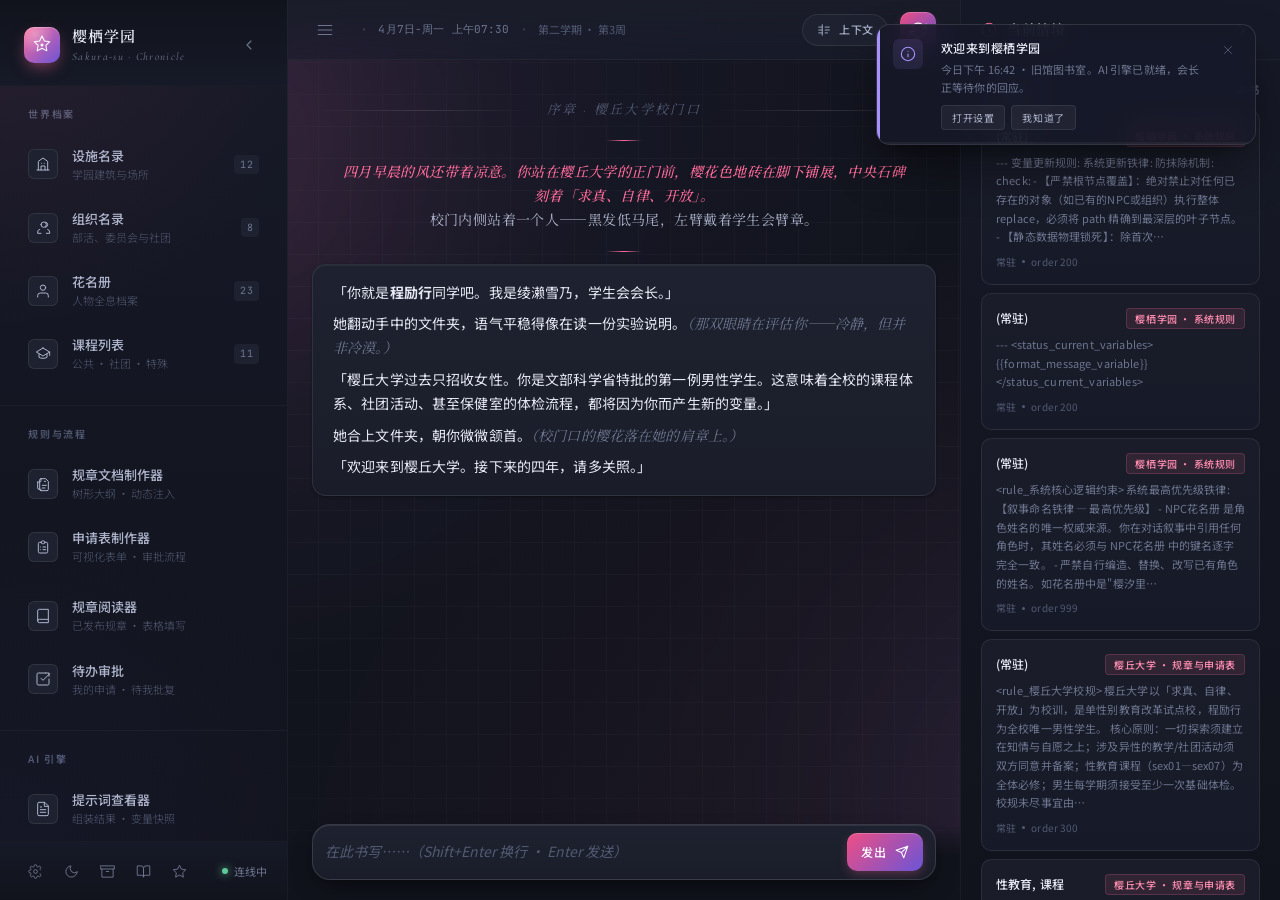
<file: index.html>
<!DOCTYPE html>
<html lang="zh-CN">
<head>
<meta charset="UTF-8" />
<meta name="viewport" content="width=device-width, initial-scale=1.0" />
<meta name="theme-color" content="#1a1d29" />
<title>樱栖学园 · 编年志</title>
<link rel="preconnect" href="https://fonts.googleapis.com" />
<link rel="preconnect" href="https://fonts.gstatic.com" crossorigin />
<link href="https://fonts.googleapis.com/css2?family=Noto+Serif+SC:wght@400;500;600;700;900&family=Noto+Sans+SC:wght@300;400;500;600;700&family=JetBrains+Mono:wght@400;500&family=Cormorant+Garamond:ital,wght@0,400;0,500;0,600;1,400&display=swap" rel="stylesheet" />
<link rel="stylesheet" href="styles/tokens.css" />
<link rel="stylesheet" href="styles/base.css" />
<link rel="stylesheet" href="styles/layout.css" />
<link rel="stylesheet" href="styles/chat.css" />
<link rel="stylesheet" href="styles/components.css" />
<link rel="stylesheet" href="styles/modal.css" />
<link rel="stylesheet" href="styles/facilities.css" />
<link rel="stylesheet" href="styles/organizations.css" />
<link rel="stylesheet" href="styles/roster.css" />
<link rel="stylesheet" href="styles/courses.css" />
<link rel="stylesheet" href="styles/rules-editor.css" />
<link rel="stylesheet" href="styles/form-editor.css" />
<link rel="stylesheet" href="styles/notifications.css" />
<link rel="stylesheet" href="styles/script-editor.css" />
<link rel="stylesheet" href="styles/sillytavern.css" />
</head>
<body>
<!-- 装饰背景层 -->
<div class="bg-canvas" aria-hidden="true">
  <div class="bg-grid"></div>
  <div class="bg-glow bg-glow-1"></div>
  <div class="bg-glow bg-glow-2"></div>
  <div class="bg-noise"></div>
</div>

<!-- 应用主容器 -->
<div class="app-shell" id="app-shell">

  <!-- 左侧导航 -->
  <aside class="sidebar" id="primary-sidebar" aria-label="主导航">
    <header class="sidebar-header">
      <div class="brand">
        <div class="brand-mark" aria-hidden="true">
          <svg viewBox="0 0 32 32" fill="none" xmlns="http://www.w3.org/2000/svg">
            <path d="M16 3l3.5 7.1 7.8 1.1-5.65 5.5 1.34 7.8L16 20.8l-6.99 3.7 1.34-7.8L4.7 11.2l7.8-1.1L16 3z" stroke="currentColor" stroke-width="1.5" stroke-linejoin="round"/>
            <circle cx="16" cy="16" r="2.2" fill="currentColor"/>
          </svg>
        </div>
        <div class="brand-text">
          <div class="brand-name">樱栖学园</div>
          <div class="brand-sub">Sakura-su · Chronicle</div>
        </div>
      </div>
      <button class="sidebar-collapse" id="sidebar-collapse" aria-label="折叠侧边栏" data-tip="折叠">
        <svg viewBox="0 0 24 24" fill="none" stroke="currentColor" stroke-width="1.6"><path d="M15 6l-6 6 6 6" stroke-linecap="round" stroke-linejoin="round"/></svg>
      </button>
    </header>

    <div class="sidebar-section">
      <div class="sidebar-label">世界档案</div>
      <nav class="nav-list" role="list">
        <button class="nav-item" data-modal="facilities" data-shortcut="F">
          <span class="nav-icon" aria-hidden="true">
            <svg viewBox="0 0 24 24" fill="none" stroke="currentColor" stroke-width="1.5"><path d="M3 21h18M5 21V8l7-5 7 5v13M9 21v-6h6v6M10 11h.01M14 11h.01" stroke-linecap="round" stroke-linejoin="round"/></svg>
          </span>
          <span class="nav-text">
            <span class="nav-title">设施名录</span>
            <span class="nav-desc">学园建筑与场所</span>
          </span>
          <span class="nav-meta">12</span>
        </button>
        <button class="nav-item" data-modal="organizations" data-shortcut="O">
          <span class="nav-icon" aria-hidden="true">
            <svg viewBox="0 0 24 24" fill="none" stroke="currentColor" stroke-width="1.5"><path d="M17 20h5v-2a4 4 0 0 0-3-3.87M9 20H4v-2a4 4 0 0 1 3-3.87M16 3.13a4 4 0 0 1 0 7.75M9 7a4 4 0 1 0 8 0 4 4 0 0 0-8 0z" stroke-linecap="round" stroke-linejoin="round"/></svg>
          </span>
          <span class="nav-text">
            <span class="nav-title">组织名录</span>
            <span class="nav-desc">部活、委员会与社团</span>
          </span>
          <span class="nav-meta">8</span>
        </button>
        <button class="nav-item" data-modal="roster" data-shortcut="R">
          <span class="nav-icon" aria-hidden="true">
            <svg viewBox="0 0 24 24" fill="none" stroke="currentColor" stroke-width="1.5"><path d="M20 21v-2a4 4 0 0 0-4-4H8a4 4 0 0 0-4 4v2M16 7a4 4 0 1 1-8 0 4 4 0 0 1 8 0z" stroke-linecap="round" stroke-linejoin="round"/></svg>
          </span>
          <span class="nav-text">
            <span class="nav-title">花名册</span>
            <span class="nav-desc">人物全息档案</span>
          </span>
          <span class="nav-meta">23</span>
        </button>
        <button class="nav-item" data-modal="courses" data-shortcut="C">
          <span class="nav-icon" aria-hidden="true">
            <svg viewBox="0 0 24 24" fill="none" stroke="currentColor" stroke-width="1.5"><path d="M12 3l10 6-10 6L2 9l10-6z" stroke-linecap="round" stroke-linejoin="round"/><path d="M6 12v5c3 2 9 2 12 0v-5M22 9v5" stroke-linecap="round" stroke-linejoin="round"/></svg>
          </span>
          <span class="nav-text">
            <span class="nav-title">课程列表</span>
            <span class="nav-desc">公共 · 社团 · 特殊</span>
          </span>
          <span class="nav-meta">11</span>
        </button>
      </nav>
    </div>

    <div class="sidebar-section">
      <div class="sidebar-label">规则与流程</div>
      <nav class="nav-list" role="list">
        <button class="nav-item" data-modal="rules-editor" data-shortcut="D">
          <span class="nav-icon" aria-hidden="true">
            <svg viewBox="0 0 24 24" fill="none" stroke="currentColor" stroke-width="1.5"><path d="M9 4h7l4 4v12a2 2 0 0 1-2 2H9M9 4a2 2 0 0 0-2 2v14a2 2 0 0 0 2 2M9 4v3a2 2 0 0 1-2 2H4M4 9v9a2 2 0 0 0 2 2h3M11 14h6M11 18h4M14 8h2" stroke-linecap="round" stroke-linejoin="round"/></svg>
          </span>
          <span class="nav-text">
            <span class="nav-title">规章文档制作器</span>
            <span class="nav-desc">树形大纲 · 动态注入</span>
          </span>
        </button>
        <button class="nav-item" data-modal="form-editor" data-shortcut="A">
          <span class="nav-icon" aria-hidden="true">
            <svg viewBox="0 0 24 24" fill="none" stroke="currentColor" stroke-width="1.5"><path d="M9 5H7a2 2 0 0 0-2 2v12a2 2 0 0 0 2 2h10a2 2 0 0 0 2-2V7a2 2 0 0 0-2-2h-2M9 5a2 2 0 0 0 2 2h2a2 2 0 0 0 2-2M9 5a2 2 0 0 1 2-2h2a2 2 0 0 1 2 2M12 12h4M12 16h4M8 12h.01M8 16h.01" stroke-linecap="round" stroke-linejoin="round"/></svg>
          </span>
          <span class="nav-text">
            <span class="nav-title">申请表制作器</span>
            <span class="nav-desc">可视化表单 · 审批流程</span>
          </span>
        </button>
      </nav>
      <nav class="nav-list" role="list" style="margin-top: var(--sp-4);">
        <button class="nav-item" data-modal="rules-reader" data-shortcut="E">
          <span class="nav-icon" aria-hidden="true">
            <svg viewBox="0 0 24 24" fill="none" stroke="currentColor" stroke-width="1.5"><path d="M4 19.5A2.5 2.5 0 0 1 6.5 17H20M4 19.5A2.5 2.5 0 0 0 6.5 22H20V2H6.5A2.5 2.5 0 0 0 4 4.5v15z"/></svg>
          </span>
          <span class="nav-text">
            <span class="nav-title">规章阅读器</span>
            <span class="nav-desc">已发布规章 · 表格填写</span>
          </span>
        </button>
        <button class="nav-item" data-modal="todo" data-shortcut="T">
          <span class="nav-icon" aria-hidden="true">
            <svg viewBox="0 0 24 24" fill="none" stroke="currentColor" stroke-width="1.5"><path d="M9 11l3 3L22 4M21 12v7a2 2 0 01-2 2H5a2 2 0 01-2-2V5a2 2 0 012-2h11M16 3h5v5" stroke-linecap="round" stroke-linejoin="round"/></svg>
          </span>
          <span class="nav-text">
            <span class="nav-title">待办审批</span>
            <span class="nav-desc">我的申请 · 待我批复</span>
          </span>
        </button>
      </nav>
    </div>

    <div class="sidebar-section">
      <div class="sidebar-label">AI 引擎</div>
      <nav class="nav-list" role="list">
        <button class="nav-item" data-modal="prompt-viewer" data-shortcut="P">
          <span class="nav-icon" aria-hidden="true">
            <svg viewBox="0 0 24 24" fill="none" stroke="currentColor" stroke-width="1.5"><path d="M14 2H6a2 2 0 0 0-2 2v16a2 2 0 0 0 2 2h12a2 2 0 0 0 2-2V8zM14 2v6h6M16 13H8M16 17H8M10 9H8" stroke-linecap="round" stroke-linejoin="round"/></svg>
          </span>
          <span class="nav-text">
            <span class="nav-title">提示词查看器</span>
            <span class="nav-desc">组装结果 · 变量快照</span>
          </span>
        </button>
        <button class="nav-item" data-modal="variable-manager" data-shortcut="V">
          <span class="nav-icon" aria-hidden="true">
            <svg viewBox="0 0 24 24" fill="none" stroke="currentColor" stroke-width="1.5"><path d="M4 7h16M4 12h16M4 17h16M8 3v18" stroke-linecap="round" stroke-linejoin="round"/></svg>
          </span>
          <span class="nav-text">
            <span class="nav-title">变量管理</span>
            <span class="nav-desc">全局 · 会话 · 消息</span>
          </span>
        </button>
        <button class="nav-item" data-modal="script-editor" data-shortcut="S">
          <span class="nav-icon" aria-hidden="true">
            <svg viewBox="0 0 24 24" fill="none" stroke="currentColor" stroke-width="1.5"><path d="M16 18l6-6-6-6M8 6l-6 6 6 6" stroke-linecap="round" stroke-linejoin="round"/></svg>
          </span>
          <span class="nav-text">
            <span class="nav-title">脚本编辑器</span>
            <span class="nav-desc">Regex · EJS · 触发器</span>
          </span>
        </button>
      </nav>
      <nav class="nav-list" role="list" style="margin-top: var(--sp-4);">
        <button class="nav-item" id="lorebook-nav-btn">
          <span class="nav-icon" aria-hidden="true">
            <svg viewBox="0 0 24 24" fill="none" stroke="currentColor" stroke-width="1.5"><path d="M2 3h6a4 4 0 0 1 4 4v14a3 3 0 0 0-3-3H2zM22 3h-6a4 4 0 0 0-4 4v14a3 3 0 0 1 3-3h7z"/></svg>
          </span>
          <span class="nav-text">
            <span class="nav-title">世界书管理</span>
            <span class="nav-desc">条目 · 触发器 · 匹配</span>
          </span>
        </button>
        <button class="nav-item" id="preset-nav-btn">
          <span class="nav-icon" aria-hidden="true">
            <svg viewBox="0 0 24 24" fill="none" stroke="currentColor" stroke-width="1.5"><path d="M12 2l3.09 6.26L22 9.27l-5 4.87 1.18 6.88L12 17.77l-6.18 3.25L7 14.14 2 9.27l6.91-1.01L12 2z"/></svg>
          </span>
          <span class="nav-text">
            <span class="nav-title">预设管理</span>
            <span class="nav-desc">采样参数 · 提示词模板</span>
          </span>
        </button>
      </nav>
    </div>


    <footer class="sidebar-footer">
      <button class="footer-btn" id="settings-btn" data-tip="设置 ⌘,">
        <svg viewBox="0 0 24 24" fill="none" stroke="currentColor" stroke-width="1.5"><circle cx="12" cy="12" r="3"/><path d="M19.4 15a1.65 1.65 0 0 0 .33 1.82l.06.06a2 2 0 1 1-2.83 2.83l-.06-.06a1.65 1.65 0 0 0-1.82-.33 1.65 1.65 0 0 0-1 1.51V21a2 2 0 1 1-4 0v-.09A1.65 1.65 0 0 0 9 19.4a1.65 1.65 0 0 0-1.82.33l-.06.06a2 2 0 1 1-2.83-2.83l.06-.06a1.65 1.65 0 0 0 .33-1.82 1.65 1.65 0 0 0-1.51-1H3a2 2 0 1 1 0-4h.09A1.65 1.65 0 0 0 4.6 9a1.65 1.65 0 0 0-.33-1.82l-.06-.06a2 2 0 1 1 2.83-2.83l.06.06a1.65 1.65 0 0 0 1.82.33H9a1.65 1.65 0 0 0 1-1.51V3a2 2 0 1 1 4 0v.09a1.65 1.65 0 0 0 1 1.51 1.65 1.65 0 0 0 1.82-.33l.06-.06a2 2 0 1 1 2.83 2.83l-.06.06a1.65 1.65 0 0 0-.33 1.82V9c.36.16.66.42.85.74"/></svg>
      </button>
      <button class="footer-btn" id="theme-btn" data-tip="切换主题">
        <svg viewBox="0 0 24 24" fill="none" stroke="currentColor" stroke-width="1.5"><path d="M21 12.79A9 9 0 1 1 11.21 3 7 7 0 0 0 21 12.79z" stroke-linecap="round" stroke-linejoin="round"/></svg>
      </button>
      <button class="footer-btn" id="archive-btn" data-tip="存档">
        <svg viewBox="0 0 24 24" fill="none" stroke="currentColor" stroke-width="1.5"><path d="M21 8v13H3V8M1 3h22v5H1zM10 12h4" stroke-linecap="round" stroke-linejoin="round"/></svg>
      </button>
      <button class="footer-btn" id="lorebook-btn" data-tip="世界书管理">
        <svg viewBox="0 0 24 24" fill="none" stroke="currentColor" stroke-width="1.5"><path d="M2 3h6a4 4 0 0 1 4 4v14a3 3 0 0 0-3-3H2zM22 3h-6a4 4 0 0 0-4 4v14a3 3 0 0 1 3-3h7z"/></svg>
      </button>
      <button class="footer-btn" id="preset-btn" data-tip="预设管理">
        <svg viewBox="0 0 24 24" fill="none" stroke="currentColor" stroke-width="1.5"><path d="M12 2l3.09 6.26L22 9.27l-5 4.87 1.18 6.88L12 17.77l-6.18 3.25L7 14.14 2 9.27l6.91-1.01L12 2z"/></svg>
      </button>
      <div class="footer-spacer"></div>
      <div class="footer-status">
        <span class="status-dot"></span>
        <span class="status-text">连线中</span>
      </div>
    </footer>
  </aside>

  <!-- 主对话区 -->
  <main class="main-pane" id="main-pane">
    <header class="main-topbar">
      <div class="topbar-left">
        <button class="iconbtn" id="open-sidebar" aria-label="展开侧边栏" data-tip="展开">
          <svg viewBox="0 0 24 24" fill="none" stroke="currentColor" stroke-width="1.6"><path d="M3 6h18M3 12h18M3 18h18" stroke-linecap="round"/></svg>
        </button>
        <div class="topbar-progress" id="topbar-progress">
          <span class="topbar-progress-location" id="topbar-location">旧馆图书室</span>
          <span class="topbar-progress-sep">·</span>
          <span class="topbar-progress-time" id="topbar-time">4月7日-周一 上午07:30</span>
          <span class="topbar-progress-sep">·</span>
          <span class="topbar-progress-term" id="topbar-term">第二学期 · 第3周</span>
        </div></div>
	      <div class="topbar-right">
        <button class="chip-btn" id="ctx-toggle" data-tip="上下文面板">
          <svg viewBox="0 0 24 24" fill="none" stroke="currentColor" stroke-width="1.5"><path d="M9 3v18M3 7h6M3 12h6M3 17h6M14 7h7M14 12h7M14 17h4" stroke-linecap="round"/></svg>
          <span>上下文</span>
        </button>
        <button class="iconbtn iconbtn-primary" id="new-turn" data-tip="新一轮">
          <svg viewBox="0 0 24 24" fill="none" stroke="currentColor" stroke-width="1.6"><path d="M23 4v6h-6M1 20v-6h6M3.51 9a9 9 0 0 1 14.85-3.36L23 10M1 14l4.64 4.36A9 9 0 0 0 20.49 15" stroke-linecap="round" stroke-linejoin="round"/></svg>
        </button>
      </div>
    </header>

    <div class="chat-shell" id="chat-shell">
      <div class="chat-stream" id="chat-stream"><!-- 由 chat.js 注入 --></div>

      <div class="chat-suggest" id="chat-suggest" aria-label="行动选项" style="display:none;">
	        <span class="suggest-label">行动选项</span>
	        <span class="suggest-pills" id="suggest-pills"></span>
	      </div>
    </div>

    <footer class="composer" id="composer">
      <div class="composer-shell">
        
        <div class="composer-row composer-row-input">
          
          <div class="composer-input-wrap">
            
            <textarea
              id="composer-input"
              class="composer-input"
              rows="1"
              placeholder="在此书写……（Shift+Enter 换行 · Enter 发送）"
              spellcheck="false"
            ></textarea>
            
          </div>
          
          <button class="composer-send" id="composer-send">
            <span>发出</span>
            <svg viewBox="0 0 24 24" fill="none" stroke="currentColor" stroke-width="1.8"><path d="M22 2L11 13M22 2l-7 20-4-9-9-4 20-7z" stroke-linecap="round" stroke-linejoin="round"/></svg>
          </button>
        </div>
      </div>
    </footer>
  </main>

  <!-- 右侧上下文面板 -->
  <aside class="ctx-pane" id="ctx-pane" aria-label="上下文">
    <header class="ctx-pane-head">
      <div class="ctx-pane-title">
        <svg viewBox="0 0 24 24" fill="none" stroke="currentColor" stroke-width="1.6"><circle cx="12" cy="12" r="10"/><path d="M12 8v4l3 2"/></svg>
        <span>当前情境</span>
      </div>
      <button class="iconbtn iconbtn-ghost" id="ctx-close" aria-label="收起">
        <svg viewBox="0 0 24 24" fill="none" stroke="currentColor" stroke-width="1.6"><path d="M9 6l6 6-6 6" stroke-linecap="round" stroke-linejoin="round"/></svg>
      </button>
    </header>
    <div class="ctx-pane-body" id="ctx-pane-body"><!-- 由 main.js 注入 --></div>
  </aside>
</div>

<!-- 模态框宿主 -->
<div class="modal-host" id="modal-host" aria-hidden="true"></div>

<!-- 通知宿主 -->
<div class="toast-host" id="toast-host" aria-live="polite" aria-atomic="false"></div>

<!-- 全局命令面板 -->
<div class="palette-host" id="palette-host" aria-hidden="true"></div>

<!-- 工具提示宿主 -->
<div class="tooltip-host" id="tooltip-host"></div>

<!-- 涟漪层 -->
<div class="ripple-host" id="ripple-host" aria-hidden="true"></div>

<script src="scripts/icons.js"></script>
<script src="scripts/data.js"></script>
<script src="scripts/notifications.js"></script>
<script src="scripts/tooltip.js"></script>
<script src="scripts/modal.js"></script>
<script src="scripts/chat.js"></script>
<script src="scripts/facilities.js"></script>
<script src="scripts/organizations.js"></script>
<script src="scripts/roster.js"></script>
<script src="scripts/courses.js"></script>
<script src="scripts/rules-editor.js"></script>
<script src="scripts/form-editor.js"></script>
<script src="scripts/rules-reader.js"></script>
<script src="scripts/todo.js"></script>
<script src="scripts/lib/ejs.min.js"></script>
<script src="scripts/script-editor.js"></script>
<script src="scripts/variable-manager.js"></script>
<script src="scripts/prompt-viewer.js"></script>
<script type="module" src="scripts/main.js"></script>
</body>
</html>
</file>
<file: styles/tokens.css>
/* ==========================================================
 * tokens.css — 设计系统：色彩、字体、阴影、动效曲线
 * 樱栖学园 · 暮色和纸主题
 * ========================================================== */
:root {
  /* —— 中性 / 墨色（主背景层） —— */
  --ink-1000: #0c0e16;
  --ink-950:  #11131c;
  --ink-900:  #161927;
  --ink-850:  #1a1d29;
  --ink-800:  #1e2230;
  --ink-700:  #262b3b;
  --ink-600:  #313749;
  --ink-500:  #3e4459;
  --ink-400:  #525a73;
  --ink-300:  #6d758f;
  --ink-200:  #8a92ab;
  --ink-100:  #adb4cb;
  --ink-50:   #cdd2e3;
  --ink-25:   #e6e9f4;

  /* —— 樱（主品牌：粉樱与暮霞） —— */
  --sakura-50:  #fff0f4;
  --sakura-100: #ffd9e2;
  --sakura-200: #ffb3c8;
  --sakura-300: #ff8caf;
  --sakura-400: #ff6b9a;
  --sakura-500: #f04e84;
  --sakura-600: #d93a72;
  --sakura-700: #b62d62;

  /* —— 藤（次级：紫藤、深暮） —— */
  --wisteria-100: #e6deff;
  --wisteria-200: #c8b8ff;
  --wisteria-300: #a691ff;
  --wisteria-400: #8a72f0;
  --wisteria-500: #6a55d6;
  --wisteria-600: #5343b8;

  /* —— 苔（强调：青苔、玉色） —— */
  --moss-100: #c8efd9;
  --moss-200: #91e0b5;
  --moss-300: #5fc99a;
  --moss-400: #36b389;
  --moss-500: #1f9c75;

  /* —— 暮（警示：橙金） —— */
  --amber-100: #ffe6b8;
  --amber-200: #ffcf7a;
  --amber-300: #ffae42;
  --amber-400: #f08f1f;
  --amber-500: #d2710a;

  /* —— 朱（错误） —— */
  --vermil-200: #ffb5b5;
  --vermil-300: #ff8888;
  --vermil-400: #ee5a5a;
  --vermil-500: #d83434;

  /* —— 语义角色 —— */
  --bg-base: var(--ink-950);
  --bg-canvas: var(--ink-900);
  --bg-surface: var(--ink-850);
  --bg-elevated: var(--ink-800);
  --bg-floating: var(--ink-700);
  --bg-hover: rgba(255, 255, 255, 0.04);
  --bg-active: rgba(255, 255, 255, 0.08);

  --fg-primary: var(--ink-25);
  --fg-secondary: var(--ink-100);
  --fg-tertiary: var(--ink-300);
  --fg-quaternary: var(--ink-400);
  --fg-disabled: var(--ink-500);

  --border-faint: rgba(255, 255, 255, 0.04);
  --border-soft: rgba(255, 255, 255, 0.08);
  --border-base: rgba(255, 255, 255, 0.12);
  --border-strong: rgba(255, 255, 255, 0.18);

  --accent: var(--sakura-400);
  --accent-soft: var(--sakura-500);
  --accent-glow: rgba(255, 107, 154, 0.32);

  --info: var(--wisteria-300);
  --success: var(--moss-300);
  --warning: var(--amber-300);
  --danger: var(--vermil-300);

  /* —— 字体 —— */
  --font-sans: "Noto Sans SC", "PingFang SC", "Hiragino Sans GB", "Microsoft YaHei", system-ui, -apple-system, sans-serif;
  --font-serif: "Noto Serif SC", "Source Han Serif SC", "Songti SC", serif;
  --font-display: "Cormorant Garamond", "Noto Serif SC", serif;
  --font-mono: "JetBrains Mono", "SF Mono", "Consolas", monospace;

  /* —— 字号阶梯 —— */
  --fs-2xs: 10px;
  --fs-xs: 11px;
  --fs-sm: 12px;
  --fs-md: 13px;
  --fs-base: 14px;
  --fs-lg: 15px;
  --fs-xl: 17px;
  --fs-2xl: 20px;
  --fs-3xl: 24px;
  --fs-4xl: 30px;
  --fs-5xl: 38px;
  --fs-6xl: 48px;

  --lh-tight: 1.2;
  --lh-snug: 1.35;
  --lh-normal: 1.55;
  --lh-relaxed: 1.7;
  --lh-loose: 1.9;

  /* —— 间距 —— */
  --sp-0: 0;
  --sp-1: 2px;
  --sp-2: 4px;
  --sp-3: 6px;
  --sp-4: 8px;
  --sp-5: 10px;
  --sp-6: 12px;
  --sp-7: 14px;
  --sp-8: 16px;
  --sp-10: 20px;
  --sp-12: 24px;
  --sp-14: 28px;
  --sp-16: 32px;
  --sp-20: 40px;
  --sp-24: 48px;
  --sp-32: 64px;

  /* —— 圆角 —— */
  --r-xs: 4px;
  --r-sm: 6px;
  --r-md: 10px;
  --r-lg: 14px;
  --r-xl: 18px;
  --r-2xl: 24px;
  --r-3xl: 32px;
  --r-full: 999px;

  /* —— 阴影（双层叠加，更立体） —— */
  --shadow-xs: 0 1px 2px rgba(0,0,0,0.18);
  --shadow-sm: 0 1px 3px rgba(0,0,0,0.22), 0 1px 2px rgba(0,0,0,0.14);
  --shadow-md: 0 4px 8px -2px rgba(0,0,0,0.32), 0 2px 4px -2px rgba(0,0,0,0.22);
  --shadow-lg: 0 12px 28px -8px rgba(0,0,0,0.45), 0 4px 10px -4px rgba(0,0,0,0.30);
  --shadow-xl: 0 24px 50px -12px rgba(0,0,0,0.55), 0 8px 16px -8px rgba(0,0,0,0.35);
  --shadow-2xl: 0 36px 80px -20px rgba(0,0,0,0.7), 0 12px 24px -12px rgba(0,0,0,0.45);
  --shadow-glow: 0 0 0 1px var(--accent-glow), 0 6px 24px -2px var(--accent-glow);
  --shadow-inset: inset 0 1px 0 rgba(255,255,255,0.04);
  --shadow-inset-strong: inset 0 1px 0 rgba(255,255,255,0.08);

  /* —— 动效曲线（自然、灵动） —— */
  --ease-out: cubic-bezier(0.22, 1, 0.36, 1);
  --ease-in: cubic-bezier(0.55, 0, 0.7, 0.2);
  --ease-in-out: cubic-bezier(0.65, 0, 0.35, 1);
  --ease-spring: cubic-bezier(0.34, 1.56, 0.64, 1);
  --ease-elastic: cubic-bezier(0.68, -0.55, 0.27, 1.55);
  --ease-soft: cubic-bezier(0.4, 0, 0.2, 1);

  /* —— 时长 —— */
  --t-instant: 80ms;
  --t-fast: 140ms;
  --t-base: 220ms;
  --t-slow: 380ms;
  --t-slower: 560ms;
  --t-slowest: 800ms;

  /* —— Z 轴 —— */
  --z-base: 1;
  --z-sticky: 50;
  --z-overlay: 100;
  --z-modal: 200;
  --z-popover: 300;
  --z-tooltip: 400;
  --z-toast: 500;
  --z-max: 999;

  /* —— 布局指标 —— */
  --sidebar-w: 288px;
  --sidebar-w-collapsed: 76px;
  --ctx-w: 320px;
  --topbar-h: 60px;
  --composer-min-h: 116px;

  /* —— 玻璃质感 —— */
  --glass-bg: rgba(22, 25, 39, 0.72);
  --glass-bg-strong: rgba(22, 25, 39, 0.88);
  --glass-blur: saturate(180%) blur(16px);
  --glass-blur-strong: saturate(200%) blur(28px);

  /* —— 网格背景 —— */
  --grid-color: rgba(255, 255, 255, 0.022);
  --grid-size: 32px;
}
</file>
<file: styles/base.css>
/* ==========================================================
 * base.css — 重置与全局
 * ========================================================== */
*, *::before, *::after { box-sizing: border-box; }

html, body {
  margin: 0; padding: 0;
  height: 100%;
  background: var(--bg-base);
  color: var(--fg-primary);
  font-family: var(--font-sans);
  font-size: var(--fs-base);
  line-height: var(--lh-normal);
  font-feature-settings: "ss01", "cv11";
  -webkit-font-smoothing: antialiased;
  -moz-osx-font-smoothing: grayscale;
  text-rendering: optimizeLegibility;
  overscroll-behavior: none;
}

body {
  overflow: hidden;
  letter-spacing: 0.01em;
}

button { font: inherit; color: inherit; background: none; border: 0; padding: 0; cursor: pointer; }
input, textarea, select { font: inherit; color: inherit; }

/* —— SVG 默认尺寸保护：未声明尺寸的 SVG 不会撑成 300×150 —— */
svg { width: 1em; height: 1em; flex-shrink: 0; }

a { color: inherit; text-decoration: none; }

::selection { background: var(--sakura-500); color: #fff; }

/* —— 滚动条 —— */
::-webkit-scrollbar { width: 8px; height: 8px; }
::-webkit-scrollbar-track { background: transparent; }
::-webkit-scrollbar-thumb {
  background: linear-gradient(180deg, var(--ink-600), var(--ink-700));
  border-radius: var(--r-full);
  border: 1.5px solid transparent;
  background-clip: padding-box;
}
::-webkit-scrollbar-thumb:hover {
  background: linear-gradient(180deg, var(--ink-500), var(--ink-600));
  background-clip: padding-box;
}

* { scrollbar-color: var(--ink-600) transparent; scrollbar-width: thin; }

/* —— 通用排版 —— */
h1, h2, h3, h4, h5, h6 {
  margin: 0;
  font-family: var(--font-serif);
  font-weight: 600;
  letter-spacing: 0.005em;
  line-height: var(--lh-snug);
}

p { margin: 0; }

/* —— 装饰背景层 —— */
.bg-canvas {
  position: fixed; inset: 0; z-index: 0; pointer-events: none;
  overflow: hidden;
  background:
    radial-gradient(ellipse at top left, rgba(106, 85, 214, 0.10), transparent 55%),
    radial-gradient(ellipse at bottom right, rgba(240, 78, 132, 0.08), transparent 55%),
    var(--bg-base);
}
.bg-grid {
  position: absolute; inset: -2px;
  background-image:
    linear-gradient(var(--grid-color) 1px, transparent 1px),
    linear-gradient(90deg, var(--grid-color) 1px, transparent 1px);
  background-size: var(--grid-size) var(--grid-size);
  mask-image: radial-gradient(ellipse 80% 80% at 50% 50%, #000 40%, transparent 100%);
}
.bg-glow {
  position: absolute;
  width: 700px; height: 700px;
  border-radius: 50%;
  filter: blur(120px);
  opacity: 0.5;
  mix-blend-mode: screen;
}
.bg-glow-1 {
  background: radial-gradient(circle, rgba(255, 107, 154, 0.45), transparent 60%);
  top: -200px; left: -150px;
  animation: drift1 24s ease-in-out infinite alternate;
}
.bg-glow-2 {
  background: radial-gradient(circle, rgba(106, 85, 214, 0.40), transparent 60%);
  bottom: -250px; right: -180px;
  animation: drift2 30s ease-in-out infinite alternate;
}
@keyframes drift1 {
  0%   { transform: translate(0,0) scale(1); }
  100% { transform: translate(120px, 60px) scale(1.15); }
}
@keyframes drift2 {
  0%   { transform: translate(0,0) scale(1); }
  100% { transform: translate(-100px, -80px) scale(0.92); }
}
.bg-noise {
  position: absolute; inset: 0;
  background-image: url("data:image/svg+xml;utf8,<svg xmlns='http://www.w3.org/2000/svg' viewBox='0 0 160 160'><filter id='n'><feTurbulence type='fractalNoise' baseFrequency='0.9' numOctaves='2' stitchTiles='stitch'/><feColorMatrix values='0 0 0 0 1 0 0 0 0 1 0 0 0 0 1 0 0 0 0.06 0'/></filter><rect width='100%' height='100%' filter='url(%23n)'/></svg>");
  opacity: 0.5;
  mix-blend-mode: overlay;
}

/* —— 通用工具类 —— */
.sr-only {
  position: absolute; width: 1px; height: 1px;
  padding: 0; margin: -1px; overflow: hidden;
  clip: rect(0,0,0,0); white-space: nowrap; border: 0;
}

.kbd {
  display: inline-flex; align-items: center; justify-content: center;
  min-width: 18px; height: 18px;
  padding: 0 5px;
  border-radius: var(--r-xs);
  background: var(--ink-700);
  border: 1px solid var(--border-base);
  border-bottom-width: 2px;
  font-family: var(--font-mono);
  font-size: var(--fs-2xs);
  color: var(--fg-secondary);
  letter-spacing: 0;
}

/* —— 焦点可见性 —— */
:focus-visible {
  outline: 2px solid var(--accent);
  outline-offset: 2px;
  border-radius: var(--r-xs);
}
button:focus { outline: none; }
button:focus-visible {
  outline: 2px solid var(--accent);
  outline-offset: 2px;
}

/* —— 禁止文本选择（UI 装饰） —— */
.no-select { user-select: none; }

/* —— 涟漪 —— */
.ripple-host {
  position: fixed; inset: 0; z-index: var(--z-toast);
  pointer-events: none;
}
.ripple-dot {
  position: absolute;
  width: 10px; height: 10px;
  border-radius: 50%;
  background: radial-gradient(circle, var(--accent), transparent 65%);
  transform: translate(-50%, -50%) scale(0);
  animation: ripple 700ms var(--ease-out) forwards;
}
@keyframes ripple {
  0%   { opacity: 0.6; transform: translate(-50%, -50%) scale(0); }
  100% { opacity: 0;   transform: translate(-50%, -50%) scale(36); }
}

/* —— 通用动画 —— */
@keyframes fadeIn {
  from { opacity: 0; }
  to   { opacity: 1; }
}
@keyframes fadeUp {
  from { opacity: 0; transform: translateY(8px); }
  to   { opacity: 1; transform: translateY(0); }
}
@keyframes fadeScale {
  from { opacity: 0; transform: scale(0.96); }
  to   { opacity: 1; transform: scale(1); }
}
@keyframes shimmer {
  0%   { background-position: -200% 0; }
  100% { background-position: 200% 0; }
}
@keyframes pulse-soft {
  0%, 100% { opacity: 1; }
  50%      { opacity: 0.6; }
}
</file>
<file: styles/layout.css>
/* ==========================================================
 * layout.css — 应用主体框架
 * ========================================================== */

.app-shell {
  position: fixed; inset: 0; z-index: var(--z-base);
  display: grid;
  grid-template-columns: var(--sidebar-w) 1fr var(--ctx-w);
  grid-template-rows: 100vh;
  transition: grid-template-columns var(--t-slow) var(--ease-soft);
}
.app-shell.sidebar-collapsed { grid-template-columns: var(--sidebar-w-collapsed) 1fr var(--ctx-w); }
.app-shell.ctx-collapsed { grid-template-columns: var(--sidebar-w) 1fr 0; }
.app-shell.sidebar-collapsed.ctx-collapsed { grid-template-columns: var(--sidebar-w-collapsed) 1fr 0; }

/* ==========================================================
 * 左侧主导航
 * ========================================================== */
.sidebar {
  position: relative;
  display: flex; flex-direction: column;
  background: linear-gradient(180deg, var(--ink-900) 0%, var(--ink-950) 100%);
  border-right: 1px solid var(--border-faint);
  overflow-y: auto; overflow-x: hidden;
  z-index: var(--z-sticky);
}
.sidebar::before {
  content: ""; position: absolute; inset: 0;
  background:
    radial-gradient(circle at 0% 0%, rgba(255,107,154,0.08), transparent 35%),
    radial-gradient(circle at 0% 100%, rgba(106,85,214,0.06), transparent 40%);
  pointer-events: none;
}

.sidebar-header {
  position: sticky; top: 0; z-index: 2;
  flex-shrink: 0;
  display: flex; align-items: center; justify-content: space-between;
  padding: var(--sp-12) var(--sp-12) var(--sp-10);
  border-bottom: 1px solid var(--border-faint);
  background: linear-gradient(180deg, var(--ink-950) 0%, var(--ink-900) 100%);
  backdrop-filter: blur(12px);
}

.brand {
  display: flex; align-items: center; gap: var(--sp-6);
  min-width: 0;
}
.brand-mark {
  flex-shrink: 0;
  width: 36px; height: 36px;
  display: grid; place-items: center;
  border-radius: var(--r-md);
  background: linear-gradient(135deg, var(--sakura-400), var(--wisteria-500));
  color: #fff;
  box-shadow:
    0 6px 16px -4px rgba(255, 107, 154, 0.55),
    inset 0 1px 0 rgba(255,255,255,0.25);
  position: relative;
  overflow: hidden;
}
.brand-mark::after {
  content: ""; position: absolute; inset: 0;
  background: radial-gradient(circle at 30% 20%, rgba(255,255,255,0.3), transparent 50%);
}
.brand-mark svg { width: 22px; height: 22px; position: relative; z-index: 1; }
.brand-text { display: flex; flex-direction: column; min-width: 0; }
.brand-name {
  font-family: var(--font-serif);
  font-weight: 600;
  font-size: var(--fs-lg);
  color: var(--fg-primary);
  letter-spacing: 0.06em;
  white-space: nowrap;
}
.brand-sub {
  font-family: var(--font-display);
  font-style: italic;
  font-size: var(--fs-xs);
  color: var(--fg-tertiary);
  letter-spacing: 0.12em;
  margin-top: 1px;
}

.sidebar-collapse {
  width: 28px; height: 28px;
  display: grid; place-items: center;
  border-radius: var(--r-sm);
  color: var(--fg-tertiary);
  transition: background var(--t-fast), color var(--t-fast), transform var(--t-base) var(--ease-spring);
}
.sidebar-collapse:hover {
  background: var(--bg-hover); color: var(--fg-primary);
}
.sidebar-collapse svg { width: 16px; height: 16px; transition: transform var(--t-base) var(--ease-spring); }
.app-shell.sidebar-collapsed .sidebar-collapse svg { transform: rotate(180deg); }

.sidebar-section {
  padding: var(--sp-10) var(--sp-8);
  border-bottom: 1px solid var(--border-faint);
}
.sidebar-section-bottom { border-bottom: 0; }
.sidebar-label {
  font-size: var(--fs-2xs);
  font-weight: 600;
  letter-spacing: 0.18em;
  text-transform: uppercase;
  color: var(--fg-quaternary);
  padding: 0 var(--sp-6) var(--sp-6);
}

.nav-list {
  display: flex; flex-direction: column;
  gap: var(--sp-1);
}

.nav-item {
  position: relative;
  display: flex; align-items: center; gap: var(--sp-7);
  padding: var(--sp-7) var(--sp-6);
  border-radius: var(--r-md);
  text-align: left;
  color: var(--fg-secondary);
  transition: background var(--t-fast), color var(--t-fast), transform var(--t-fast);
  overflow: hidden;
}
.nav-item::before {
  content: ""; position: absolute; left: 0; top: 50%;
  width: 3px; height: 0;
  background: linear-gradient(180deg, var(--sakura-300), var(--wisteria-300));
  border-radius: 0 2px 2px 0;
  transform: translateY(-50%);
  transition: height var(--t-base) var(--ease-spring);
}
.nav-item:hover { background: var(--bg-hover); color: var(--fg-primary); }
.nav-item:hover::before { height: 60%; }
.nav-item:active { transform: scale(0.98); }
.nav-item.is-active { background: var(--bg-active); color: var(--fg-primary); }
.nav-item.is-active::before { height: 70%; }

.nav-icon {
  flex-shrink: 0;
  width: 30px; height: 30px;
  display: grid; place-items: center;
  border-radius: var(--r-sm);
  background: var(--bg-elevated);
  border: 1px solid var(--border-soft);
  color: var(--fg-secondary);
  transition: background var(--t-fast), color var(--t-fast), border-color var(--t-fast);
}
.nav-icon svg { width: 16px; height: 16px; }
.nav-item:hover .nav-icon {
  background: linear-gradient(135deg, var(--ink-700), var(--ink-800));
  color: var(--accent);
  border-color: var(--border-base);
}

.nav-text { flex: 1; min-width: 0; display: flex; flex-direction: column; gap: 2px; }
.nav-title { font-size: var(--fs-md); font-weight: 500; line-height: 1.3; }
.nav-desc {
  font-size: var(--fs-xs);
  color: var(--fg-quaternary);
  line-height: 1.3;
  font-weight: 300;
}
.nav-meta {
  flex-shrink: 0;
  font-size: var(--fs-2xs);
  font-family: var(--font-mono);
  color: var(--fg-tertiary);
  padding: 2px 6px;
  border-radius: var(--r-xs);
  background: var(--bg-elevated);
  letter-spacing: 0.04em;
}

/* —— 折叠状态 —— */
.app-shell.sidebar-collapsed .sidebar-label,
.app-shell.sidebar-collapsed .nav-text,
.app-shell.sidebar-collapsed .nav-meta,
.app-shell.sidebar-collapsed .brand-text,
.app-shell.sidebar-collapsed .progress-card,
.app-shell.sidebar-collapsed .footer-status,
.app-shell.sidebar-collapsed .footer-spacer { display: none; }
.app-shell.sidebar-collapsed .sidebar-header { padding: var(--sp-12) var(--sp-7); justify-content: center; }
.app-shell.sidebar-collapsed .sidebar-section { padding: var(--sp-10) var(--sp-5); }
.app-shell.sidebar-collapsed .nav-item { justify-content: center; padding: var(--sp-7); }
.app-shell.sidebar-collapsed .sidebar-footer { flex-direction: column; padding: var(--sp-6) var(--sp-5); gap: var(--sp-3); }

/* —— 进度卡片 —— */
.progress-card {
  display: flex; flex-direction: column; gap: var(--sp-4);
  padding: var(--sp-8);
  border-radius: var(--r-lg);
  background: linear-gradient(180deg, var(--ink-800), var(--ink-900));
  border: 1px solid var(--border-soft);
  box-shadow: var(--shadow-inset);
}
.progress-card-row {
  display: flex; align-items: center; justify-content: space-between;
  font-size: var(--fs-xs);
}
.progress-card-key { color: var(--fg-quaternary); letter-spacing: 0.04em; }
.progress-card-val { color: var(--fg-secondary); font-weight: 500; }
.progress-meter { display: flex; flex-direction: column; gap: 4px; margin-top: var(--sp-3); }
.progress-meter-bar {
  height: 4px;
  background: var(--ink-700);
  border-radius: var(--r-full);
  overflow: hidden;
  position: relative;
}
.progress-meter-bar span {
  position: absolute; inset: 0;
  width: var(--p);
  background: linear-gradient(90deg, var(--sakura-500), var(--wisteria-400));
  border-radius: var(--r-full);
  box-shadow: 0 0 12px var(--sakura-500);
  animation: progressPulse 3s ease-in-out infinite;
}
@keyframes progressPulse {
  0%, 100% { opacity: 1; }
  50% { opacity: 0.85; box-shadow: 0 0 16px var(--sakura-400); }
}
.progress-meter-text {
  display: flex; justify-content: space-between;
  font-size: var(--fs-2xs);
  color: var(--fg-quaternary);
  letter-spacing: 0.05em;
  font-family: var(--font-mono);
}

/* —— Sidebar footer —— */
.sidebar-footer {
  position: sticky; bottom: 0; z-index: 2;
  flex-shrink: 0;
  display: flex; align-items: center; gap: var(--sp-3);
  padding: var(--sp-7) var(--sp-10);
  border-top: 1px solid var(--border-faint);
  background: linear-gradient(180deg, var(--ink-900) 0%, var(--ink-950) 100%);
  backdrop-filter: blur(12px);
}
.footer-btn {
  width: 30px; height: 30px;
  display: grid; place-items: center;
  border-radius: var(--r-sm);
  color: var(--fg-tertiary);
  transition: background var(--t-fast), color var(--t-fast);
}
.footer-btn:hover { background: var(--bg-hover); color: var(--fg-primary); }
.footer-btn svg { width: 15px; height: 15px; }
.footer-spacer { flex: 1; }
.footer-status {
  display: flex; align-items: center; gap: var(--sp-3);
  font-size: var(--fs-xs);
  color: var(--fg-tertiary);
}
.status-dot {
  width: 6px; height: 6px;
  border-radius: 50%;
  background: var(--moss-300);
  box-shadow: 0 0 8px var(--moss-300);
  animation: statusBlink 2s ease-in-out infinite;
}
@keyframes statusBlink {
  0%, 100% { opacity: 1; transform: scale(1); }
  50% { opacity: 0.6; transform: scale(0.85); }
}

/* ==========================================================
 * 主对话区 / 顶栏 / 主体
 * ========================================================== */
.main-pane {
  display: grid;
  grid-template-rows: var(--topbar-h) 1fr auto;
  min-width: 0;
  position: relative;
  overflow: hidden;
}

.main-topbar {
  display: flex; align-items: center; justify-content: space-between;
  padding: 0 var(--sp-12);
  gap: var(--sp-10);
  background: linear-gradient(180deg, var(--ink-850), rgba(26,29,41,0.65));
  backdrop-filter: var(--glass-blur);
  border-bottom: 1px solid var(--border-faint);
  z-index: var(--z-sticky);
}
.topbar-left, .topbar-center, .topbar-right {
  display: flex; align-items: center; gap: var(--sp-6);
  min-width: 0;
}
.topbar-left { flex: 1; }
.topbar-center { flex-shrink: 0; }
.topbar-right { justify-content: flex-end; flex: 1; }

.topbar-progress {
  display: flex; align-items: center; gap: var(--sp-4);
  font-size: var(--fs-sm); color: var(--fg-secondary);
  min-width: 0; flex-shrink: 1;
}
.topbar-progress-location {
  font-weight: 600; color: var(--fg-primary);
  white-space: nowrap; text-overflow: ellipsis; overflow: hidden;
}
.topbar-progress-time {
  color: var(--fg-tertiary); white-space: nowrap;
  font-family: var(--font-mono); font-size: var(--fs-xs);
}
.topbar-progress-term {
  color: var(--fg-quaternary); white-space: nowrap;
  font-size: var(--fs-xs);
}
.topbar-progress-sep {
  color: var(--border-base); user-select: none;
}

.scene-crumb {
  display: flex; align-items: center; gap: var(--sp-5);
  padding: var(--sp-4) var(--sp-8);
  border-radius: var(--r-full);
  background: var(--bg-elevated);
  border: 1px solid var(--border-soft);
  font-size: var(--fs-sm);
  min-width: 0;
}
.crumb-tag {
  font-size: var(--fs-2xs);
  color: var(--fg-quaternary);
  letter-spacing: 0.16em;
  text-transform: uppercase;
}
.crumb-divider {
  width: 1px; height: 14px;
  background: var(--border-base);
}
.crumb-name {
  font-weight: 500;
  color: var(--fg-primary);
  white-space: nowrap;
  overflow: hidden;
  text-overflow: ellipsis;
}
.crumb-meta {
  color: var(--fg-tertiary);
  font-size: var(--fs-xs);
  font-family: var(--font-mono);
}

.weather-strip {
  display: flex; align-items: center; gap: var(--sp-4);
  font-size: var(--fs-xs);
  color: var(--fg-tertiary);
  padding: var(--sp-3) var(--sp-7);
  border-radius: var(--r-full);
  background: linear-gradient(90deg, rgba(255, 174, 66, 0.08), rgba(255, 207, 122, 0.04));
  border: 1px solid rgba(255, 174, 66, 0.15);
}
.weather-sun {
  width: 8px; height: 8px;
  border-radius: 50%;
  background: radial-gradient(circle, var(--amber-200), var(--amber-400));
  box-shadow: 0 0 12px var(--amber-300);
  animation: pulse-soft 2.5s ease-in-out infinite;
}

.iconbtn {
  width: 36px; height: 36px;
  display: grid; place-items: center;
  border-radius: var(--r-md);
  color: var(--fg-tertiary);
  transition: background var(--t-fast), color var(--t-fast), transform var(--t-fast);
  position: relative;
  overflow: hidden;
}
.iconbtn:hover { background: var(--bg-hover); color: var(--fg-primary); }
.iconbtn:active { transform: scale(0.94); }
.iconbtn svg { width: 18px; height: 18px; }
.iconbtn-primary {
  background: linear-gradient(135deg, var(--sakura-500), var(--wisteria-500));
  color: #fff;
  box-shadow: 0 4px 14px -4px var(--accent-glow), inset 0 1px 0 rgba(255,255,255,0.2);
}
.iconbtn-primary:hover {
  background: linear-gradient(135deg, var(--sakura-400), var(--wisteria-400));
  color: #fff;
}
.iconbtn-ghost { background: transparent; }

.chip-btn {
  display: inline-flex; align-items: center; gap: var(--sp-4);
  height: 32px;
  padding: 0 var(--sp-7);
  border-radius: var(--r-full);
  background: var(--bg-elevated);
  border: 1px solid var(--border-soft);
  color: var(--fg-secondary);
  font-size: var(--fs-xs);
  font-weight: 500;
  letter-spacing: 0.02em;
  transition: background var(--t-fast), border-color var(--t-fast), color var(--t-fast), transform var(--t-fast);
}
.chip-btn:hover { background: var(--bg-floating); color: var(--fg-primary); border-color: var(--border-base); }
.chip-btn:active { transform: scale(0.97); }
.chip-btn svg { width: 14px; height: 14px; }
.chip-btn .chip-num {
  display: inline-grid; place-items: center;
  min-width: 18px; height: 18px;
  padding: 0 5px;
  border-radius: var(--r-full);
  background: var(--accent);
  color: #fff;
  font-size: var(--fs-2xs);
  font-family: var(--font-mono);
  font-weight: 600;
}

/* ==========================================================
 * 上下文面板
 * ========================================================== */
.ctx-pane {
  display: flex; flex-direction: column;
  background: linear-gradient(180deg, var(--ink-900), var(--ink-950));
  border-left: 1px solid var(--border-faint);
  overflow: hidden;
  transition: opacity var(--t-base) var(--ease-out);
}
.app-shell.ctx-collapsed .ctx-pane { opacity: 0; pointer-events: none; }

.ctx-pane-head {
  flex-shrink: 0;
  display: flex; align-items: center; justify-content: space-between;
  padding: 0 var(--sp-10);
  height: var(--topbar-h);
  border-bottom: 1px solid var(--border-faint);
}
.ctx-pane-title {
  display: flex; align-items: center; gap: var(--sp-5);
  font-family: var(--font-serif);
  font-weight: 500;
  letter-spacing: 0.04em;
  color: var(--fg-primary);
}
.ctx-pane-title svg { width: 16px; height: 16px; color: var(--accent); }
.ctx-pane-body {
  flex: 1; overflow-y: auto; overflow-x: hidden;
  padding: var(--sp-10);
  display: flex; flex-direction: column; gap: var(--sp-10);
}

/* ==========================================================
 * 无极滚轮 — 自定义滚动条
 * ========================================================== */
.sidebar::-webkit-scrollbar,
.ctx-pane-body::-webkit-scrollbar,
.modal-body::-webkit-scrollbar {
  width: 4px;
}
.sidebar::-webkit-scrollbar-track,
.ctx-pane-body::-webkit-scrollbar-track,
.modal-body::-webkit-scrollbar-track {
  background: transparent;
}
.sidebar::-webkit-scrollbar-thumb,
.ctx-pane-body::-webkit-scrollbar-thumb,
.modal-body::-webkit-scrollbar-thumb {
  background: var(--border-faint);
  border-radius: var(--r-full);
  transition: background var(--t-fast);
}
.sidebar::-webkit-scrollbar-thumb:hover,
.ctx-pane-body::-webkit-scrollbar-thumb:hover,
.modal-body::-webkit-scrollbar-thumb:hover {
  background: var(--border-soft);
}
/* Firefox */
.sidebar,
.ctx-pane-body,
.modal-body {
  scrollbar-width: thin;
  scrollbar-color: var(--border-faint) transparent;
}

/* ==========================================================
 * 响应
 * ========================================================== */
@media (max-width: 1180px) {
  .app-shell { grid-template-columns: var(--sidebar-w) 1fr 0; }
  .ctx-pane { display: none; }
}
@media (max-width: 880px) {
  :root { --sidebar-w: 240px; }
  .topbar-center { display: none; }
}
</file>
<file: styles/chat.css>
/* ==========================================================
 * chat.css — 小说式对话流与输入区
 * ========================================================== */
.chat-shell {
  position: relative;
  overflow-y: auto;
  padding: var(--sp-12) var(--sp-12) var(--sp-8);
  scroll-behavior: smooth;
}

.chat-stream {
  max-width: 820px;
  margin: 0 auto;
  display: flex; flex-direction: column;
  gap: var(--sp-6);
  padding-bottom: var(--sp-12);
}

/* —— 章节分隔 —— */
.chat-divider {
  display: flex; align-items: center; gap: var(--sp-7);
  margin: var(--sp-8) 0 var(--sp-4);
}
.chat-divider-line {
  flex: 1; height: 1px;
  background: linear-gradient(90deg, transparent, var(--border-base), transparent);
}
.chat-divider-text {
  font-family: var(--font-display);
  font-style: italic;
  font-size: var(--fs-md);
  color: var(--fg-quaternary);
  letter-spacing: 0.18em;
  text-transform: uppercase;
}

/* —— 旁白 —— */
.bubble.narration {
  position: relative;
  padding: var(--sp-10) var(--sp-12);
  font-family: var(--font-serif);
  font-size: var(--fs-base);
  line-height: var(--lh-relaxed);
  color: var(--fg-secondary);
  text-align: center;
  max-width: 720px;
  margin: 0 auto;
  letter-spacing: 0.03em;
  animation: fadeUp var(--t-slow) var(--ease-out);
}
.bubble.narration::before, .bubble.narration::after {
  content: ""; position: absolute; left: 50%; transform: translateX(-50%);
  width: 36px; height: 1px;
  background: linear-gradient(90deg, transparent, var(--accent), transparent);
}
.bubble.narration::before { top: 0; }
.bubble.narration::after { bottom: 0; }
.bubble.narration em {
  font-style: italic;
  color: var(--accent);
  font-weight: 500;
}

/* —— 小说气泡（无头像，背景深浅区分） —— */
.bubble {
  position: relative;
  padding: var(--sp-8) var(--sp-10);
  border-radius: var(--r-lg);
  font-size: var(--fs-base);
  line-height: var(--lh-relaxed);
  color: var(--fg-primary);
  max-width: 100%;
  overflow-wrap: break-word;
  animation: fadeUp var(--t-slow) var(--ease-out);
}

/* AI 消息 — 深色背景 */
.bubble.from-npc {
  background: linear-gradient(180deg, var(--ink-800), var(--ink-850));
  border: 1px solid var(--border-soft);
  box-shadow: var(--shadow-sm), var(--shadow-inset);
}

/* 用户消息 — 浅色/暖色背景区分 */
.bubble.from-user {
  background: linear-gradient(180deg, rgba(240,78,132,0.08), rgba(106,85,214,0.04));
  border: 1px solid rgba(255, 107, 154, 0.16);
  color: var(--fg-primary);
}

.bubble-content p { margin-bottom: var(--sp-4); }
.bubble-content p:last-child { margin-bottom: 0; }

/* —— 内心独白 —— */
.bubble-content .inner {
  display: block;
  font-style: italic;
  font-family: var(--font-serif);
  color: var(--fg-tertiary);
  border-left: 2px solid var(--wisteria-400);
  padding-left: var(--sp-7);
  margin: var(--sp-3) 0;
}

/* —— 动作描述 —— */
.bubble-content .action {
  display: inline;
  color: var(--fg-tertiary);
  font-style: italic;
  font-family: var(--font-serif);
}

/* —— 关键词高亮 —— */
.bubble-content .kw {
  color: var(--accent);
  font-weight: 500;
  background: linear-gradient(180deg, transparent 60%, rgba(255,107,154,0.18) 60%);
  padding: 0 2px;
}

/* —— 引用规章 —— */
.rule-cite {
  margin: var(--sp-4) 0;
  padding: var(--sp-5) var(--sp-7);
  border-radius: var(--r-sm);
  background: linear-gradient(90deg, rgba(106,85,214,0.10), rgba(106,85,214,0.02));
  border-left: 3px solid var(--wisteria-300);
  font-size: var(--fs-sm);
  color: var(--fg-secondary);
}
.rule-cite-tag {
  display: inline-flex; align-items: center; gap: 4px;
  font-size: var(--fs-2xs);
  letter-spacing: 0.12em;
  text-transform: uppercase;
  color: var(--wisteria-300);
  font-weight: 600;
  margin-bottom: 4px;
}

/* —— Bubble hover actions —— */
.bubble-actions {
  position: absolute;
  top: var(--sp-3); right: var(--sp-3);
  display: flex; gap: 2px;
  opacity: 0;
  transform: translateY(-4px);
  transition: opacity var(--t-fast), transform var(--t-fast);
  background: var(--bg-floating);
  border: 1px solid var(--border-soft);
  border-radius: var(--r-sm);
  padding: 2px;
  box-shadow: var(--shadow-sm);
}
.bubble:hover .bubble-actions { opacity: 1; transform: translateY(0); }
.bubble-action {
  width: 22px; height: 22px;
  display: grid; place-items: center;
  border-radius: var(--r-xs);
  color: var(--fg-tertiary);
  transition: background var(--t-fast), color var(--t-fast);
}
.bubble-action:hover { background: var(--bg-hover); color: var(--fg-primary); }
.bubble-action svg { width: 13px; height: 13px; }

/* —— 思考折叠 —— */
.st-thinking-fold {
  margin-bottom: var(--sp-4);
  background: rgba(255, 174, 66, 0.04);
  border: 1px solid rgba(255, 174, 66, 0.15);
  border-radius: var(--r-sm);
  padding: var(--sp-4) var(--sp-6);
}
.st-thinking-summary {
  font-size: var(--fs-xs);
  color: var(--fg-tertiary);
  cursor: pointer;
  user-select: none;
}
.st-thinking-body {
  margin-top: var(--sp-3);
  font-size: var(--fs-sm);
  color: var(--fg-secondary);
  font-style: italic;
  line-height: var(--lh-relaxed);
}

/* —— 总结折叠 —— */
.st-sum-fold {
  margin-top: var(--sp-4);
  border-top: 1px solid var(--border-faint);
  padding-top: var(--sp-3);
}
.st-sum-fold summary {
  font-size: var(--fs-xs);
  color: var(--fg-quaternary);
  cursor: pointer;
}
.st-sum-fold p {
  font-size: var(--fs-sm);
  color: var(--fg-secondary);
  margin-top: var(--sp-2);
}

/* —— Typing 动画 —— */
.bubble-typing { display: flex; gap: 4px; padding: 6px 0; }
.bubble-typing span {
  width: 6px; height: 6px;
  border-radius: 50%;
  background: var(--fg-tertiary);
  animation: typingBounce 1.2s ease-in-out infinite;
}
.bubble-typing span:nth-child(2) { animation-delay: 0.18s; }
.bubble-typing span:nth-child(3) { animation-delay: 0.36s; }
@keyframes typingBounce {
  0%, 60%, 100% { transform: translateY(0); opacity: 0.3; }
  30% { transform: translateY(-6px); opacity: 1; }
}

/* ==========================================================
 * 行动选项建议栏
 * ========================================================== */
.chat-suggest {
  max-width: 820px;
  margin: 0 auto var(--sp-4);
  display: flex; align-items: center; flex-wrap: wrap;
  gap: var(--sp-4);
  min-height: 0;
  transition: all var(--t-fast);
}
.suggest-label {
  font-size: var(--fs-2xs);
  letter-spacing: 0.18em;
  text-transform: uppercase;
  color: var(--fg-quaternary);
  margin-right: var(--sp-3);
  flex-shrink: 0;
}
.suggest-pills {
  display: flex; flex-wrap: wrap; gap: var(--sp-4);
}
.suggest-pill {
  padding: 6px var(--sp-7);
  border-radius: var(--r-full);
  background: rgba(255,255,255,0.03);
  border: 1px dashed var(--border-base);
  color: var(--fg-secondary);
  font-size: var(--fs-xs);
  cursor: pointer;
  transition: all var(--t-fast);
  white-space: nowrap;
}
.suggest-pill:hover {
  background: rgba(255,107,154,0.06);
  border-color: var(--accent);
  border-style: solid;
  color: var(--accent);
  transform: translateY(-1px);
}

/* ==========================================================
 * 输入区 Composer（精简版）
 * ========================================================== */
.composer {
  position: relative;
  padding: 0 var(--sp-12) var(--sp-10);
  background: linear-gradient(0deg, var(--ink-950) 60%, transparent);
}
.composer-shell {
  max-width: 820px;
  margin: 0 auto;
  border-radius: var(--r-xl);
  background: linear-gradient(180deg, var(--ink-800), var(--ink-850));
  border: 1px solid var(--border-base);
  box-shadow: var(--shadow-lg), var(--shadow-inset-strong);
  overflow: hidden;
  transition: border-color var(--t-base), box-shadow var(--t-base);
}
.composer-shell:focus-within {
  border-color: rgba(255, 107, 154, 0.45);
  box-shadow:
    var(--shadow-lg),
    0 0 0 3px var(--accent-glow),
    var(--shadow-inset-strong);
}

.composer-row {
  padding: var(--sp-5) var(--sp-7);
  display: flex; align-items: center; gap: var(--sp-7);
}
.composer-row-input {
  align-items: center;
  padding: var(--sp-4) var(--sp-6);
}

.composer-input-wrap {
  flex: 1;
  display: flex; align-items: center; gap: var(--sp-5);
  min-width: 0;
}
.composer-input {
  flex: 1;
  background: transparent;
  border: 0;
  outline: 0;
  resize: none;
  font-size: var(--fs-base);
  font-family: var(--font-sans);
  line-height: var(--lh-relaxed);
  color: var(--fg-primary);
  padding: var(--sp-3) 0;
  max-height: 200px;
  min-height: 24px;
  width: 100%;
}
.composer-input::placeholder {
  color: var(--fg-quaternary);
  font-style: italic;
}

.composer-send {
  display: inline-flex; align-items: center; gap: var(--sp-4);
  height: 38px;
  padding: 0 var(--sp-7);
  border-radius: var(--r-md);
  background: linear-gradient(135deg, var(--sakura-500), var(--wisteria-500));
  color: #fff;
  font-size: var(--fs-sm);
  font-weight: 500;
  letter-spacing: 0.08em;
  box-shadow: 0 4px 12px -2px var(--accent-glow), inset 0 1px 0 rgba(255,255,255,0.2);
  transition: all var(--t-base);
  position: relative;
  overflow: hidden;
}
.composer-send::before {
  content: ""; position: absolute; inset: 0;
  background: linear-gradient(135deg, var(--sakura-400), var(--wisteria-400));
  opacity: 0;
  transition: opacity var(--t-fast);
}
.composer-send > * { position: relative; z-index: 1; }
.composer-send:hover::before { opacity: 1; }
.composer-send:hover { transform: translateY(-1px); box-shadow: 0 6px 18px -2px var(--accent-glow), inset 0 1px 0 rgba(255,255,255,0.2); }
.composer-send:active { transform: translateY(0); }
.composer-send svg { width: 14px; height: 14px; }

/* —— 顶栏精简 —— */
.topbar-char-name {
  font-family: var(--font-serif);
  font-size: var(--fs-md);
  color: var(--fg-primary);
  font-weight: 500;
  letter-spacing: 0.04em;
  margin-left: var(--sp-4);
}

/* —— 系统事件卡片 —— */
.event-card {
  position: relative;
  padding: var(--sp-7) var(--sp-10);
  border-radius: var(--r-lg);
  background: linear-gradient(180deg, rgba(255, 174, 66, 0.06), transparent);
  border: 1px solid rgba(255, 174, 66, 0.20);
  display: flex; flex-direction: column; gap: var(--sp-5);
  animation: fadeUp var(--t-slow) var(--ease-out);
}
.event-head {
  display: flex; align-items: center; gap: var(--sp-5);
  font-size: var(--fs-sm);
  color: var(--amber-200);
  letter-spacing: 0.04em;
  font-weight: 500;
}
.event-head svg { width: 16px; height: 16px; }
.event-body {
  font-size: var(--fs-sm);
  color: var(--fg-secondary);
  line-height: var(--lh-relaxed);
}
.event-progress {
  display: flex; align-items: center; gap: var(--sp-4);
}
.event-step {
  flex: 1;
  display: flex; flex-direction: column; gap: 4px;
  align-items: flex-start;
  padding: var(--sp-3) var(--sp-5);
  border-radius: var(--r-sm);
  background: rgba(255,255,255,0.03);
  border: 1px solid var(--border-soft);
}
.event-step-name { font-size: var(--fs-2xs); color: var(--fg-tertiary); letter-spacing: 0.06em; }
.event-step-state { font-size: var(--fs-xs); color: var(--fg-secondary); }
.event-step.is-done { background: rgba(95, 201, 154, 0.08); border-color: rgba(95,201,154,0.3); }
.event-step.is-done .event-step-state { color: var(--moss-200); }
.event-step.is-current { background: rgba(255,174,66,0.10); border-color: rgba(255,174,66,0.45); }
.event-step.is-current .event-step-state { color: var(--amber-200); font-weight: 500; }
.event-arrow {
  flex-shrink: 0;
  color: var(--fg-quaternary);
}
.event-arrow svg { width: 14px; height: 14px; }
</file>
<file: styles/components.css>
/* ==========================================================
 * components.css — 通用组件
 * ========================================================== */

/* —— 按钮基础 —— */
.btn {
  display: inline-flex; align-items: center; justify-content: center;
  gap: var(--sp-4);
  height: 34px;
  padding: 0 var(--sp-8);
  border-radius: var(--r-md);
  font-size: var(--fs-sm);
  font-weight: 500;
  letter-spacing: 0.04em;
  cursor: pointer;
  transition: background var(--t-fast), color var(--t-fast), border-color var(--t-fast), transform var(--t-fast), box-shadow var(--t-fast);
  white-space: nowrap;
  user-select: none;
  position: relative;
  overflow: hidden;
}
.btn:active { transform: scale(0.97); }
.btn svg { width: 14px; height: 14px; }

.btn-primary {
  background: linear-gradient(135deg, var(--sakura-500), var(--wisteria-500));
  color: #fff;
  box-shadow: 0 4px 12px -2px var(--accent-glow), inset 0 1px 0 rgba(255,255,255,0.18);
}
.btn-primary:hover {
  background: linear-gradient(135deg, var(--sakura-400), var(--wisteria-400));
  box-shadow: 0 6px 18px -2px var(--accent-glow), inset 0 1px 0 rgba(255,255,255,0.18);
  transform: translateY(-1px);
}

.btn-ghost {
  background: var(--bg-elevated);
  color: var(--fg-secondary);
  border: 1px solid var(--border-soft);
}
.btn-ghost:hover { background: var(--bg-floating); border-color: var(--border-base); color: var(--fg-primary); }

.btn-soft {
  background: rgba(255,107,154,0.10);
  color: var(--sakura-300);
  border: 1px solid rgba(255,107,154,0.18);
}
.btn-soft:hover { background: rgba(255,107,154,0.16); color: var(--sakura-200); }

.btn-outline {
  background: transparent;
  color: var(--fg-secondary);
  border: 1px solid var(--border-base);
}
.btn-outline:hover { border-color: var(--accent); color: var(--accent); }

.btn-danger {
  background: rgba(238,90,90,0.10);
  color: var(--vermil-300);
  border: 1px solid rgba(238,90,90,0.22);
}
.btn-danger:hover { background: rgba(238,90,90,0.18); color: var(--vermil-200); }

.btn-sm { height: 28px; padding: 0 var(--sp-6); font-size: var(--fs-xs); }
.btn-lg { height: 40px; padding: 0 var(--sp-10); font-size: var(--fs-md); }
.btn-block { width: 100%; }

/* —— 输入框 —— */
.input,
.textarea,
.select {
  width: 100%;
  height: 34px;
  padding: 0 var(--sp-7);
  background: var(--ink-900);
  border: 1px solid var(--border-base);
  border-radius: var(--r-md);
  color: var(--fg-primary);
  font-size: var(--fs-sm);
  font-family: var(--font-sans);
  outline: 0;
  transition: border-color var(--t-fast), box-shadow var(--t-fast), background var(--t-fast);
}
.textarea { height: auto; min-height: 80px; padding: var(--sp-5) var(--sp-7); resize: vertical; line-height: var(--lh-relaxed); }
.input:focus,
.textarea:focus,
.select:focus {
  border-color: var(--accent);
  box-shadow: 0 0 0 3px var(--accent-glow);
  background: var(--ink-850);
}
.input::placeholder,
.textarea::placeholder { color: var(--fg-quaternary); font-style: italic; }

.field-group { display: flex; flex-direction: column; gap: var(--sp-3); }
.field-label {
  font-size: var(--fs-xs);
  color: var(--fg-tertiary);
  letter-spacing: 0.04em;
  font-weight: 500;
}
.field-help {
  font-size: var(--fs-2xs);
  color: var(--fg-quaternary);
  font-style: italic;
}

/* —— 开关 —— */
.switch {
  display: inline-flex; align-items: center; gap: var(--sp-5);
  cursor: pointer;
  user-select: none;
}
.switch-track {
  position: relative;
  width: 36px; height: 20px;
  border-radius: var(--r-full);
  background: var(--ink-700);
  border: 1px solid var(--border-soft);
  transition: background var(--t-base) var(--ease-soft);
  flex-shrink: 0;
}
.switch-track::after {
  content: ""; position: absolute;
  top: 1px; left: 1px;
  width: 16px; height: 16px;
  border-radius: 50%;
  background: linear-gradient(180deg, var(--ink-200), var(--ink-300));
  box-shadow: var(--shadow-sm);
  transition: left var(--t-base) var(--ease-spring), background var(--t-base);
}
.switch input { display: none; }
.switch input:checked + .switch-track {
  background: linear-gradient(135deg, var(--sakura-500), var(--wisteria-500));
}
.switch input:checked + .switch-track::after {
  left: 17px;
  background: linear-gradient(180deg, #fff, var(--sakura-100));
}

/* —— 标签徽章 —— */
.badge {
  display: inline-flex; align-items: center; gap: 4px;
  padding: 2px var(--sp-4);
  border-radius: var(--r-xs);
  font-size: var(--fs-2xs);
  letter-spacing: 0.06em;
  font-weight: 500;
  background: var(--bg-elevated);
  color: var(--fg-secondary);
  border: 1px solid var(--border-soft);
}
.badge-sakura { background: rgba(255,107,154,0.10); color: var(--sakura-300); border-color: rgba(255,107,154,0.20); }
.badge-wisteria { background: rgba(166,145,255,0.10); color: var(--wisteria-200); border-color: rgba(166,145,255,0.20); }
.badge-moss { background: rgba(95,201,154,0.10); color: var(--moss-200); border-color: rgba(95,201,154,0.20); }
.badge-amber { background: rgba(255,174,66,0.10); color: var(--amber-200); border-color: rgba(255,174,66,0.20); }
.badge-ink { background: rgba(255,255,255,0.04); color: var(--fg-tertiary); border-color: var(--border-soft); }

/* —— 卡片 —— */
.card {
  background: linear-gradient(180deg, var(--ink-800), var(--ink-850));
  border: 1px solid var(--border-soft);
  border-radius: var(--r-lg);
  box-shadow: var(--shadow-sm), var(--shadow-inset);
  transition: border-color var(--t-base), transform var(--t-base), box-shadow var(--t-base);
}
.card:hover {
  border-color: var(--border-base);
  transform: translateY(-2px);
  box-shadow: var(--shadow-md), var(--shadow-inset);
}

/* —— 段标题 —— */
.section-title {
  display: flex; align-items: center; gap: var(--sp-5);
  font-size: var(--fs-md);
  font-family: var(--font-serif);
  font-weight: 600;
  color: var(--fg-primary);
  letter-spacing: 0.06em;
  margin-bottom: var(--sp-5);
}
.section-title::before {
  content: ""; width: 3px; height: 14px;
  background: linear-gradient(180deg, var(--sakura-400), var(--wisteria-400));
  border-radius: var(--r-full);
}

/* —— 空态 —— */
.empty {
  padding: var(--sp-16) var(--sp-12);
  text-align: center;
  display: flex; flex-direction: column; align-items: center; gap: var(--sp-5);
  color: var(--fg-quaternary);
}
.empty-icon {
  width: 56px; height: 56px;
  border-radius: 50%;
  background: var(--bg-elevated);
  display: grid; place-items: center;
  border: 1px dashed var(--border-base);
}
.empty-icon svg { width: 24px; height: 24px; opacity: 0.7; }
.empty-title { font-size: var(--fs-md); color: var(--fg-secondary); font-weight: 500; }
.empty-text { font-size: var(--fs-xs); color: var(--fg-quaternary); }

/* —— Tooltip —— */
.tooltip-host {
  position: fixed; inset: 0; pointer-events: none; z-index: var(--z-tooltip);
}
.tooltip {
  position: absolute;
  padding: 5px var(--sp-6);
  background: var(--ink-1000);
  color: var(--ink-25);
  border: 1px solid var(--border-base);
  border-radius: var(--r-sm);
  font-size: var(--fs-2xs);
  letter-spacing: 0.04em;
  white-space: nowrap;
  box-shadow: var(--shadow-lg);
  opacity: 0;
  transform: translateY(4px);
  transition: opacity var(--t-fast), transform var(--t-fast);
  pointer-events: none;
}
.tooltip.is-visible { opacity: 1; transform: translateY(0); }
.tooltip::after {
  content: ""; position: absolute;
  width: 6px; height: 6px;
  background: var(--ink-1000);
  border: 1px solid var(--border-base);
  transform: rotate(45deg);
}
.tooltip[data-pos="top"]::after { bottom: -4px; left: 50%; margin-left: -3px; border-top: 0; border-left: 0; }
.tooltip[data-pos="bottom"]::after { top: -4px; left: 50%; margin-left: -3px; border-bottom: 0; border-right: 0; }
.tooltip[data-pos="left"]::after { right: -4px; top: 50%; margin-top: -3px; border-left: 0; border-bottom: 0; }
.tooltip[data-pos="right"]::after { left: -4px; top: 50%; margin-top: -3px; border-right: 0; border-top: 0; }

/* —— 分段控件 —— */
.segmented {
  display: inline-flex;
  background: var(--ink-900);
  border: 1px solid var(--border-soft);
  border-radius: var(--r-md);
  padding: 3px;
  gap: 2px;
}
.segmented button {
  padding: 5px var(--sp-7);
  border-radius: var(--r-sm);
  font-size: var(--fs-xs);
  color: var(--fg-tertiary);
  letter-spacing: 0.04em;
  transition: all var(--t-fast);
}
.segmented button:hover { color: var(--fg-primary); }
.segmented button.is-active {
  background: linear-gradient(180deg, var(--ink-700), var(--ink-800));
  color: var(--accent);
  box-shadow: var(--shadow-sm), var(--shadow-inset);
}

/* —— 列表条目（左竖线着色态） —— */
.list-item {
  position: relative;
  display: flex; align-items: center; gap: var(--sp-7);
  padding: var(--sp-5) var(--sp-7);
  border-radius: var(--r-md);
  cursor: pointer;
  transition: background var(--t-fast), color var(--t-fast);
}
.list-item::before {
  content: ""; position: absolute; left: 0; top: 50%;
  width: 2px; height: 0;
  background: var(--accent);
  transform: translateY(-50%);
  transition: height var(--t-base) var(--ease-spring);
  border-radius: 0 2px 2px 0;
}
.list-item:hover { background: var(--bg-hover); }
.list-item:hover::before, .list-item.is-active::before { height: 60%; }
.list-item.is-active { background: var(--bg-active); }

/* —— 上下文项 —— */
.ctx-item {
  display: flex; flex-direction: column; gap: var(--sp-3);
  padding: var(--sp-7) var(--sp-7);
  background: linear-gradient(180deg, var(--ink-850), var(--ink-900));
  border: 1px solid var(--border-soft);
  border-radius: var(--r-md);
}
.ctx-item-head {
  display: flex; align-items: center; justify-content: space-between;
  gap: var(--sp-5);
}
.ctx-item-name {
  font-size: var(--fs-sm);
  color: var(--fg-primary);
  font-weight: 500;
}
.ctx-item-tag {
  font-size: var(--fs-2xs);
  letter-spacing: 0.08em;
  color: var(--fg-quaternary);
  text-transform: uppercase;
}
.ctx-item-body {
  font-size: var(--fs-xs);
  color: var(--fg-tertiary);
  line-height: var(--lh-relaxed);
}
.ctx-item-meta {
  display: flex; align-items: center; gap: var(--sp-3);
  font-size: var(--fs-2xs);
  color: var(--fg-quaternary);
  margin-top: 2px;
}
.ctx-item-meta-dot { width: 3px; height: 3px; border-radius: 50%; background: var(--fg-quaternary); }

/* —— 关系列表 —— */
.relation-row {
  display: grid;
  grid-template-columns: 60px 1fr auto;
  align-items: center;
  gap: var(--sp-5);
  padding: var(--sp-5) 0;
  border-bottom: 1px dashed var(--border-faint);
  font-size: var(--sp-7);
}
.relation-row:last-child { border-bottom: 0; }
.relation-key {
  font-size: var(--fs-xs);
  color: var(--fg-quaternary);
  letter-spacing: 0.06em;
}
.relation-val {
  font-size: var(--fs-sm);
  color: var(--fg-secondary);
  line-height: var(--lh-relaxed);
}

/* —— Tab —— */
.tabs {
  display: flex; align-items: center; gap: 0;
  border-bottom: 1px solid var(--border-faint);
  padding: 0 var(--sp-12);
  background: linear-gradient(180deg, var(--ink-850), var(--ink-900));
}
.tab-btn {
  position: relative;
  padding: var(--sp-7) var(--sp-8);
  font-size: var(--fs-sm);
  color: var(--fg-tertiary);
  letter-spacing: 0.04em;
  transition: color var(--t-fast);
}
.tab-btn::after {
  content: ""; position: absolute;
  left: var(--sp-8); right: var(--sp-8); bottom: 0;
  height: 2px;
  background: linear-gradient(90deg, var(--sakura-400), var(--wisteria-400));
  transform: scaleX(0);
  transform-origin: center;
  transition: transform var(--t-base) var(--ease-spring);
}
.tab-btn:hover { color: var(--fg-primary); }
.tab-btn.is-active { color: var(--fg-primary); }
.tab-btn.is-active::after { transform: scaleX(1); }

/* —— 分割线 —— */
.divider {
  height: 1px;
  background: var(--border-faint);
  margin: var(--sp-8) 0;
}
.divider-vert {
  width: 1px;
  background: var(--border-faint);
  margin: 0 var(--sp-5);
  align-self: stretch;
}

/* —— 头像 —— */
.avatar {
  width: 36px; height: 36px;
  border-radius: var(--r-md);
  display: grid; place-items: center;
  font-family: var(--font-serif);
  font-weight: 600;
  font-size: var(--fs-md);
  color: #fff;
  flex-shrink: 0;
  box-shadow: var(--shadow-sm), var(--shadow-inset);
  position: relative;
  overflow: hidden;
}
.avatar::after {
  content: ""; position: absolute; inset: 0;
  background: radial-gradient(circle at 30% 20%, rgba(255,255,255,0.18), transparent 60%);
}
.avatar-sm { width: 28px; height: 28px; font-size: var(--fs-sm); border-radius: var(--r-sm); }
.avatar-lg { width: 64px; height: 64px; font-size: var(--fs-2xl); border-radius: var(--r-lg); }
.avatar-xl { width: 96px; height: 96px; font-size: var(--fs-4xl); border-radius: var(--r-xl); }

/* —— 头像音调 —— */
.tone-sakura { background: linear-gradient(135deg, var(--sakura-400), var(--sakura-700)); }
.tone-wisteria { background: linear-gradient(135deg, var(--wisteria-300), var(--wisteria-600)); }
.tone-moss { background: linear-gradient(135deg, var(--moss-300), var(--moss-500)); }
.tone-amber { background: linear-gradient(135deg, var(--amber-200), var(--amber-500)); color: #5a3500; }
.tone-ink { background: linear-gradient(135deg, var(--ink-400), var(--ink-700)); }
.tone-vermil { background: linear-gradient(135deg, var(--vermil-300), var(--vermil-500)); }

/* —— 拆分线（章节风格） —— */
.deco-line {
  display: flex; align-items: center; gap: var(--sp-6);
  margin: var(--sp-7) 0;
  color: var(--fg-quaternary);
}
.deco-line::before, .deco-line::after {
  content: ""; flex: 1; height: 1px;
  background: linear-gradient(90deg, transparent, var(--border-base), transparent);
}
.deco-line svg { width: 14px; height: 14px; opacity: 0.7; }

/* —— 数字徽章 —— */
.dot-badge {
  display: inline-grid; place-items: center;
  min-width: 18px; height: 18px;
  padding: 0 5px;
  border-radius: var(--r-full);
  font-size: var(--fs-2xs);
  font-family: var(--font-mono);
  font-weight: 600;
  background: var(--accent);
  color: #fff;
}
</file>
<file: styles/modal.css>
/* ==========================================================
 * modal.css — 模态框系统
 * ========================================================== */

.modal-host {
  position: fixed; inset: 0;
  z-index: var(--z-modal);
  pointer-events: none;
}

.modal-backdrop {
  position: absolute; inset: 0;
  background: radial-gradient(ellipse at center, rgba(12, 14, 22, 0.6), rgba(0,0,0,0.85));
  backdrop-filter: blur(8px) saturate(140%);
  opacity: 0;
  transition: opacity var(--t-base) var(--ease-soft);
  pointer-events: auto;
}
.modal-backdrop.is-open { opacity: 1; }

.modal {
  position: absolute; left: 50%; top: 50%;
  transform: translate(-50%, -50%) scale(0.96);
  opacity: 0;
  pointer-events: auto;
  display: flex; flex-direction: column;
  background: var(--ink-900);
  border: 1px solid var(--border-base);
  border-radius: var(--r-2xl);
  box-shadow: var(--shadow-2xl);
  overflow: hidden;
  transition: opacity var(--t-base) var(--ease-soft), transform var(--t-slow) var(--ease-spring);
  max-width: calc(100vw - 80px);
  max-height: calc(100vh - 80px);
}
.modal.is-open {
  opacity: 1;
  transform: translate(-50%, -50%) scale(1);
}

.modal-sm { width: 460px; }
.modal-md { width: 680px; }
.modal-lg { width: 960px; min-height: 540px; }
.modal-xl { width: 1200px; min-height: 640px; }
.modal-full { width: calc(100vw - 80px); height: calc(100vh - 80px); }

/* —— 头部 —— */
.modal-head {
  position: relative;
  display: flex; align-items: center;
  padding: var(--sp-10) var(--sp-12);
  background:
    linear-gradient(180deg, var(--ink-850), var(--ink-900)),
    radial-gradient(circle at 0% 0%, rgba(255,107,154,0.06), transparent 50%);
  border-bottom: 1px solid var(--border-faint);
  gap: var(--sp-8);
  flex-shrink: 0;
}
.modal-head::before {
  content: "";
  position: absolute; left: 0; right: 0; bottom: -1px;
  height: 1px;
  background: linear-gradient(90deg, transparent, var(--accent), transparent);
  opacity: 0.4;
}

.modal-icon {
  width: 44px; height: 44px;
  display: grid; place-items: center;
  border-radius: var(--r-md);
  background: linear-gradient(135deg, var(--ink-700), var(--ink-800));
  border: 1px solid var(--border-base);
  color: var(--accent);
  flex-shrink: 0;
  position: relative;
}
.modal-icon::after {
  content: ""; position: absolute; inset: -1px;
  border-radius: var(--r-md);
  background: linear-gradient(135deg, var(--sakura-400), var(--wisteria-400));
  opacity: 0.18;
  filter: blur(8px);
  z-index: -1;
}
.modal-icon svg { width: 22px; height: 22px; }

.modal-title-block { flex: 1; min-width: 0; }
.modal-title {
  font-family: var(--font-serif);
  font-weight: 600;
  font-size: var(--fs-xl);
  color: var(--fg-primary);
  letter-spacing: 0.06em;
  display: flex; align-items: center; gap: var(--sp-5);
}
.modal-subtitle {
  font-family: var(--font-display);
  font-style: italic;
  font-size: var(--fs-sm);
  color: var(--fg-tertiary);
  letter-spacing: 0.12em;
  margin-top: 2px;
}

.modal-actions {
  display: flex; align-items: center; gap: var(--sp-5);
  flex-shrink: 0;
}

.modal-close {
  width: 32px; height: 32px;
  display: grid; place-items: center;
  border-radius: var(--r-md);
  color: var(--fg-tertiary);
  transition: all var(--t-fast);
}
.modal-close:hover {
  background: rgba(238,90,90,0.10);
  color: var(--vermil-300);
  transform: rotate(90deg);
}
.modal-close svg { width: 16px; height: 16px; }

/* —— 主体 —— */
.modal-body {
  flex: 1;
  overflow: auto;
  display: flex;
  min-height: 0;
}
/* 全栏模式：内部 shell 自管滚动，body 不滚 */
.modal-body:not(.modal-body-pad) {
  overflow: hidden;
}
.modal-body-pad { padding: var(--sp-12); }

/* —— Footer —— */
.modal-foot {
  display: flex; align-items: center; justify-content: space-between;
  padding: var(--sp-7) var(--sp-12);
  background: var(--ink-850);
  border-top: 1px solid var(--border-faint);
  gap: var(--sp-7);
  flex-shrink: 0;
}
.modal-foot-info {
  font-size: var(--fs-xs);
  color: var(--fg-quaternary);
  letter-spacing: 0.04em;
}
.modal-foot-actions {
  display: flex; gap: var(--sp-5);
}

/* —— 三栏布局（适用于规章/申请表制作器） —— */
.modal-three-pane {
  display: grid;
  grid-template-columns: 240px 1fr 320px;
  flex: 1;
  min-height: 0;
  width: 100%;
}
.three-pane-left,
.three-pane-mid,
.three-pane-right {
  display: flex; flex-direction: column;
  min-height: 0;
  overflow: hidden;
}
.three-pane-left { border-right: 1px solid var(--border-faint); background: var(--ink-900); }
.three-pane-mid { background: var(--ink-850); }
.three-pane-right { border-left: 1px solid var(--border-faint); background: var(--ink-900); }

.pane-head {
  display: flex; align-items: center; justify-content: space-between;
  padding: var(--sp-7) var(--sp-8);
  border-bottom: 1px solid var(--border-faint);
  flex-shrink: 0;
}
.pane-head-title {
  display: flex; align-items: center; gap: var(--sp-4);
  font-size: var(--fs-xs);
  letter-spacing: 0.16em;
  text-transform: uppercase;
  color: var(--fg-quaternary);
  font-weight: 600;
}
.pane-body {
  flex: 1;
  overflow-y: auto;
  padding: var(--sp-7);
}

/* —— 模态内 Toast/Inline Notice —— */
.inline-notice {
  display: flex; align-items: flex-start; gap: var(--sp-5);
  padding: var(--sp-6) var(--sp-8);
  border-radius: var(--r-md);
  background: rgba(106,85,214,0.06);
  border: 1px solid rgba(106,85,214,0.18);
  color: var(--fg-secondary);
  font-size: var(--fs-xs);
}
.inline-notice-icon { color: var(--wisteria-300); margin-top: 1px; }
.inline-notice-icon svg { width: 14px; height: 14px; }
.inline-notice-body { flex: 1; line-height: var(--lh-relaxed); }
.inline-notice-title { color: var(--fg-primary); font-weight: 500; margin-bottom: 2px; }
.inline-notice.warn { background: rgba(255,174,66,0.06); border-color: rgba(255,174,66,0.22); }
.inline-notice.warn .inline-notice-icon { color: var(--amber-300); }
.inline-notice.success { background: rgba(95,201,154,0.06); border-color: rgba(95,201,154,0.22); }
.inline-notice.success .inline-notice-icon { color: var(--moss-300); }

/* —— 模态内 Toolbar —— */
.toolbar {
  display: flex; align-items: center; gap: var(--sp-5);
  padding: var(--sp-5) var(--sp-8);
  background: var(--ink-850);
  border-bottom: 1px solid var(--border-faint);
}
.toolbar-divider { width: 1px; height: 18px; background: var(--border-base); margin: 0 var(--sp-2); }
.toolbar-spacer { flex: 1; }

.toolbar-btn {
  display: inline-flex; align-items: center; gap: var(--sp-3);
  padding: 5px var(--sp-6);
  border-radius: var(--r-sm);
  color: var(--fg-secondary);
  font-size: var(--fs-xs);
  letter-spacing: 0.04em;
  transition: all var(--t-fast);
}
.toolbar-btn svg { width: 13px; height: 13px; }
.toolbar-btn:hover { background: var(--bg-hover); color: var(--accent); }
.toolbar-btn.is-active { background: var(--bg-active); color: var(--accent); }

/* —— 命令面板（全局搜索） —— */
.palette-host {
  position: fixed; inset: 0;
  z-index: var(--z-modal);
  pointer-events: none;
}

/* —— 模态滚动响应 —— */
@media (max-width: 1024px) {
  .modal-three-pane { grid-template-columns: 200px 1fr 280px; }
}
</file>
<file: styles/facilities.css>
/* ==========================================================
 * facilities.css — 设施名录
 * ========================================================== */

.facilities-grid {
  display: grid;
  grid-template-columns: repeat(auto-fill, minmax(238px, 1fr));
  gap: var(--sp-8);
}

.fac-card {
  position: relative;
  display: flex; flex-direction: column;
  padding: var(--sp-8);
  background: linear-gradient(180deg, var(--ink-800), var(--ink-850));
  border: 1px solid var(--border-soft);
  border-radius: var(--r-lg);
  cursor: pointer;
  transition: transform var(--t-base) var(--ease-out), border-color var(--t-base), box-shadow var(--t-base);
  overflow: hidden;
  isolation: isolate;
}
.fac-card::before {
  content: ""; position: absolute; inset: 0; z-index: -1;
  opacity: 0;
  transition: opacity var(--t-base);
  background:
    radial-gradient(circle at 0% 0%, var(--card-tone, var(--accent-glow)), transparent 55%);
}
.fac-card::after {
  content: ""; position: absolute; left: 0; right: 0; bottom: 0; height: 2px;
  background: linear-gradient(90deg, transparent, var(--card-tone, var(--accent)), transparent);
  transform: scaleX(0);
  transition: transform var(--t-slow) var(--ease-spring);
}
.fac-card:hover {
  transform: translateY(-3px);
  border-color: var(--border-base);
  box-shadow: var(--shadow-lg);
}
.fac-card:hover::before { opacity: 0.18; }
.fac-card:hover::after { transform: scaleX(1); }

.fac-card-tone-sakura { --card-tone: var(--sakura-400); }
.fac-card-tone-wisteria { --card-tone: var(--wisteria-300); }
.fac-card-tone-moss { --card-tone: var(--moss-300); }
.fac-card-tone-amber { --card-tone: var(--amber-300); }
.fac-card-tone-vermil { --card-tone: var(--vermil-300); }
.fac-card-tone-ink { --card-tone: var(--ink-200); }

.fac-card-head {
  display: flex; align-items: flex-start; justify-content: space-between;
  gap: var(--sp-5);
  margin-bottom: var(--sp-7);
}
.fac-card-icon {
  width: 40px; height: 40px;
  display: grid; place-items: center;
  border-radius: var(--r-md);
  background: rgba(255,255,255,0.04);
  border: 1px solid var(--border-soft);
  color: var(--card-tone);
  flex-shrink: 0;
  transition: transform var(--t-base) var(--ease-spring), background var(--t-base);
}
.fac-card-icon svg { width: 20px; height: 20px; }
.fac-card:hover .fac-card-icon {
  transform: rotate(-6deg) scale(1.05);
  background: rgba(255,255,255,0.08);
}

.fac-card-type {
  display: inline-flex; align-items: center;
  height: 22px;
  padding: 0 var(--sp-5);
  border-radius: var(--r-full);
  font-size: var(--fs-2xs);
  letter-spacing: 0.12em;
  background: rgba(255,255,255,0.04);
  color: var(--fg-tertiary);
  border: 1px solid var(--border-soft);
}

.fac-card-name {
  font-family: var(--font-serif);
  font-weight: 600;
  font-size: var(--fs-lg);
  color: var(--fg-primary);
  letter-spacing: 0.04em;
  margin-bottom: 4px;
}
.fac-card-area {
  font-size: var(--fs-xs);
  color: var(--fg-quaternary);
  letter-spacing: 0.06em;
  margin-bottom: var(--sp-5);
}
.fac-card-desc {
  font-family: var(--font-serif);
  font-size: var(--fs-sm);
  color: var(--fg-tertiary);
  line-height: var(--lh-relaxed);
  margin-bottom: var(--sp-7);
}
.fac-card-foot {
  display: flex; align-items: center; justify-content: space-between;
  padding-top: var(--sp-6);
  border-top: 1px dashed var(--border-faint);
}
.fac-card-orgs {
  display: flex; gap: -6px; align-items: center;
}
.fac-card-orgs .avatar-sm {
  margin-left: -8px;
  border: 2px solid var(--ink-850);
}
.fac-card-orgs .avatar-sm:first-child { margin-left: 0; }
.fac-card-link {
  display: inline-flex; align-items: center; gap: 4px;
  font-size: var(--fs-xs);
  color: var(--card-tone);
  letter-spacing: 0.06em;
  font-weight: 500;
  transition: gap var(--t-fast);
}
.fac-card-link svg { width: 12px; height: 12px; transition: transform var(--t-fast); }
.fac-card:hover .fac-card-link { gap: var(--sp-3); }
.fac-card:hover .fac-card-link svg { transform: translateX(2px); }

/* —— 工具栏 —— */
.fac-toolbar {
  display: flex; align-items: center; gap: var(--sp-6);
  padding: 0 0 var(--sp-10);
  border-bottom: 1px solid var(--border-faint);
  margin-bottom: var(--sp-10);
}
.fac-search {
  position: relative;
  flex: 1;
  max-width: 320px;
}
.fac-search svg {
  position: absolute; left: var(--sp-7); top: 50%; transform: translateY(-50%);
  width: 14px; height: 14px;
  color: var(--fg-quaternary);
}
.fac-search input {
  width: 100%; height: 34px;
  padding: 0 var(--sp-7) 0 var(--sp-12);
  background: var(--ink-900);
  border: 1px solid var(--border-base);
  border-radius: var(--r-md);
  color: var(--fg-primary);
  font-size: var(--fs-sm);
  outline: 0;
}
.fac-search input:focus { border-color: var(--accent); box-shadow: 0 0 0 3px var(--accent-glow); }

.fac-filter {
  display: flex; gap: 2px;
}

/* —— 设施详情：组织列表 —— */
.fac-detail-head {
  display: grid;
  grid-template-columns: 56px 1fr;
  gap: var(--sp-7);
  padding: var(--sp-10) var(--sp-12) var(--sp-8);
  background: linear-gradient(180deg, rgba(255,107,154,0.06), transparent);
  border-bottom: 1px solid var(--border-faint);
}
.fac-detail-name { font-family: var(--font-serif); font-size: var(--fs-2xl); font-weight: 600; color: var(--fg-primary); margin-bottom: 4px; }
.fac-detail-area { font-size: var(--fs-xs); color: var(--fg-tertiary); letter-spacing: 0.08em; margin-bottom: var(--sp-5); }
.fac-detail-desc { font-family: var(--font-serif); font-size: var(--fs-sm); color: var(--fg-secondary); line-height: var(--lh-relaxed); }

.fac-detail-meta {
  display: flex; flex-wrap: wrap; gap: var(--sp-5);
  margin-top: var(--sp-7);
}
.fac-meta-pill {
  display: inline-flex; align-items: center; gap: var(--sp-3);
  padding: 4px var(--sp-6);
  background: rgba(255,255,255,0.04);
  border: 1px solid var(--border-soft);
  border-radius: var(--r-full);
  font-size: var(--fs-xs);
  color: var(--fg-tertiary);
}
.fac-meta-pill svg { width: 12px; height: 12px; opacity: 0.7; }

.fac-detail-section { padding: var(--sp-10) var(--sp-12); }
.fac-detail-section-title {
  display: flex; align-items: center; gap: var(--sp-5);
  font-family: var(--font-serif);
  font-weight: 600;
  font-size: var(--fs-md);
  color: var(--fg-primary);
  margin-bottom: var(--sp-7);
  letter-spacing: 0.04em;
}
.fac-detail-section-title::before {
  content: ""; width: 3px; height: 14px;
  background: linear-gradient(180deg, var(--sakura-400), var(--wisteria-400));
  border-radius: var(--r-full);
}
.fac-detail-section-meta {
  margin-left: auto;
  font-size: var(--fs-xs);
  color: var(--fg-quaternary);
  font-family: var(--font-mono);
  letter-spacing: 0.06em;
}

.fac-org-list {
  display: grid;
  grid-template-columns: repeat(auto-fill, minmax(280px, 1fr));
  gap: var(--sp-5);
}
.fac-org-item {
  display: grid;
  grid-template-columns: 40px 1fr auto;
  gap: var(--sp-6);
  padding: var(--sp-7);
  border-radius: var(--r-md);
  background: rgba(255,255,255,0.03);
  border: 1px solid var(--border-soft);
  cursor: pointer;
  transition: all var(--t-fast);
}
.fac-org-item:hover {
  background: rgba(255,255,255,0.06);
  border-color: var(--accent);
  transform: translateY(-1px);
  box-shadow: var(--shadow-sm);
}
.fac-org-info { min-width: 0; }
.fac-org-name {
  font-size: var(--fs-sm);
  font-weight: 500;
  color: var(--fg-primary);
  margin-bottom: 2px;
}
.fac-org-lead {
  font-size: var(--fs-xs);
  color: var(--fg-tertiary);
  letter-spacing: 0.06em;
}
.fac-org-arrow {
  color: var(--fg-quaternary);
  display: grid; place-items: center;
  transition: transform var(--t-fast), color var(--t-fast);
}
.fac-org-arrow svg { width: 14px; height: 14px; }
.fac-org-item:hover .fac-org-arrow { color: var(--accent); transform: translateX(2px); }
</file>
<file: styles/organizations.css>
/* ==========================================================
 * organizations.css — 组织名录
 * ========================================================== */

.org-shell {
  display: grid;
  grid-template-columns: 280px 1fr;
  grid-template-rows: minmax(0, 1fr);
  width: 100%;
  min-height: 0;
  flex: 1;
}

.org-list-pane {
  border-right: 1px solid var(--border-faint);
  background: var(--ink-900);
  display: flex; flex-direction: column;
  min-height: 0;
}
.org-list-toolbar {
  padding: var(--sp-7);
  border-bottom: 1px solid var(--border-faint);
  display: flex; flex-direction: column; gap: var(--sp-5);
}
.org-search {
  position: relative;
}
.org-search svg {
  position: absolute; left: var(--sp-6); top: 50%; transform: translateY(-50%);
  width: 13px; height: 13px;
  color: var(--fg-quaternary);
}
.org-search input {
  width: 100%; height: 30px;
  padding: 0 var(--sp-5) 0 var(--sp-10);
  background: var(--ink-850);
  border: 1px solid var(--border-base);
  border-radius: var(--r-sm);
  color: var(--fg-primary);
  font-size: var(--fs-xs);
  outline: 0;
}
.org-search input:focus { border-color: var(--accent); box-shadow: 0 0 0 2px var(--accent-glow); }

.org-list {
  flex: 1;
  overflow-y: auto;
  padding: var(--sp-3);
}

.org-list-item {
  position: relative;
  display: grid;
  grid-template-columns: 36px 1fr;
  gap: var(--sp-5);
  padding: var(--sp-5) var(--sp-6);
  border-radius: var(--r-md);
  cursor: pointer;
  transition: background var(--t-fast);
  margin-bottom: 2px;
}
.org-list-item::before {
  content: ""; position: absolute;
  left: 0; top: 50%;
  width: 2px; height: 0;
  background: var(--accent);
  border-radius: 0 2px 2px 0;
  transform: translateY(-50%);
  transition: height var(--t-base) var(--ease-spring);
}
.org-list-item:hover { background: var(--bg-hover); }
.org-list-item:hover::before { height: 60%; }
.org-list-item.is-active { background: var(--bg-active); }
.org-list-item.is-active::before { height: 60%; }

.org-list-info { min-width: 0; display: flex; flex-direction: column; justify-content: center; gap: 2px; }
.org-list-name { font-size: var(--fs-sm); font-weight: 500; color: var(--fg-primary); letter-spacing: 0.04em; }
.org-list-meta {
  display: flex; align-items: center; gap: var(--sp-3);
  font-size: var(--fs-2xs);
  color: var(--fg-quaternary);
  letter-spacing: 0.04em;
}
.org-list-meta-dot { width: 3px; height: 3px; border-radius: 50%; background: var(--fg-quaternary); }

/* —— 详情区 —— */
.org-detail {
  display: flex; flex-direction: column;
  min-height: 0;
  overflow-y: auto;
}

.org-detail-head {
  position: relative;
  padding: var(--sp-12) var(--sp-12) var(--sp-10);
  background:
    radial-gradient(circle at 100% 0%, var(--org-tone-glow), transparent 50%),
    linear-gradient(180deg, var(--ink-850), var(--ink-900));
  border-bottom: 1px solid var(--border-faint);
}
.org-detail-head[data-tone="sakura"] { --org-tone-glow: rgba(240,78,132,0.10); }
.org-detail-head[data-tone="wisteria"] { --org-tone-glow: rgba(106,85,214,0.10); }
.org-detail-head[data-tone="moss"] { --org-tone-glow: rgba(95,201,154,0.10); }
.org-detail-head[data-tone="amber"] { --org-tone-glow: rgba(255,174,66,0.10); }
.org-detail-head[data-tone="vermil"] { --org-tone-glow: rgba(238,90,90,0.10); }
.org-detail-head[data-tone="ink"] { --org-tone-glow: rgba(173,180,203,0.06); }

.org-detail-top {
  display: flex; align-items: flex-start; gap: var(--sp-8);
}

.org-detail-main { flex: 1; min-width: 0; }
.org-detail-tags {
  display: flex; flex-wrap: wrap; gap: var(--sp-3);
  margin-bottom: var(--sp-5);
}
.org-detail-name {
  font-family: var(--font-serif);
  font-weight: 700;
  font-size: var(--fs-3xl);
  color: var(--fg-primary);
  letter-spacing: 0.04em;
  margin-bottom: 2px;
}
.org-detail-tagline {
  font-family: var(--font-display);
  font-style: italic;
  font-size: var(--fs-md);
  color: var(--fg-tertiary);
  letter-spacing: 0.08em;
  margin-bottom: var(--sp-7);
}

.org-detail-stats {
  display: flex; gap: 0;
  border-top: 1px solid var(--border-soft);
  padding-top: var(--sp-7);
}
.org-stat {
  flex: 1;
  display: flex; flex-direction: column; gap: 4px;
  padding-right: var(--sp-7);
  border-right: 1px solid var(--border-faint);
}
.org-stat:last-child { border-right: 0; padding-right: 0; }
.org-stat-key {
  font-size: var(--fs-2xs);
  letter-spacing: 0.16em;
  text-transform: uppercase;
  color: var(--fg-quaternary);
}
.org-stat-val {
  font-family: var(--font-serif);
  font-size: var(--fs-md);
  color: var(--fg-primary);
  font-weight: 500;
}

/* —— Section —— */
.org-detail-section { padding: var(--sp-10) var(--sp-12); border-bottom: 1px solid var(--border-faint); }
.org-detail-section:last-child { border-bottom: 0; }

.org-section-h {
  display: flex; align-items: center; gap: var(--sp-5);
  font-family: var(--font-serif);
  font-weight: 600;
  font-size: var(--fs-md);
  color: var(--fg-primary);
  margin-bottom: var(--sp-7);
  letter-spacing: 0.04em;
}
.org-section-h::before {
  content: ""; width: 3px; height: 14px;
  background: linear-gradient(180deg, var(--sakura-400), var(--wisteria-400));
  border-radius: var(--r-full);
}
.org-section-h-meta { margin-left: auto; font-size: var(--fs-xs); color: var(--fg-quaternary); }

.org-desc {
  font-family: var(--font-serif);
  font-size: var(--fs-base);
  line-height: var(--lh-relaxed);
  color: var(--fg-secondary);
}
.org-story {
  margin-top: var(--sp-7);
  padding: var(--sp-7) var(--sp-8);
  background: rgba(255,255,255,0.03);
  border: 1px solid var(--border-soft);
  border-radius: var(--r-md);
  font-family: var(--font-serif);
  font-size: var(--fs-sm);
  font-style: italic;
  color: var(--fg-tertiary);
  line-height: var(--lh-relaxed);
  position: relative;
}
.org-story::before {
  content: '"';
  position: absolute; left: 8px; top: -6px;
  font-family: var(--font-display);
  font-size: 36px;
  color: var(--accent);
  opacity: 0.4;
}

/* —— 成员名录 —— */
.org-members {
  display: grid;
  grid-template-columns: repeat(auto-fill, minmax(220px, 1fr));
  gap: var(--sp-5);
}
.org-member {
  display: grid;
  grid-template-columns: 44px 1fr;
  gap: var(--sp-5);
  padding: var(--sp-6);
  border-radius: var(--r-md);
  background: rgba(255,255,255,0.03);
  border: 1px solid var(--border-soft);
  cursor: pointer;
  transition: all var(--t-fast);
  align-items: center;
}
.org-member:hover {
  background: rgba(255,255,255,0.06);
  border-color: var(--accent);
  transform: translateY(-1px);
  box-shadow: var(--shadow-sm);
}
.org-member-info { min-width: 0; }
.org-member-name { font-size: var(--fs-sm); font-weight: 500; color: var(--fg-primary); margin-bottom: 2px; letter-spacing: 0.04em; }
.org-member-role {
  display: inline-flex; align-items: center; gap: 4px;
  font-size: var(--fs-2xs);
  color: var(--fg-tertiary);
  letter-spacing: 0.06em;
}
.org-member-role-tag {
  display: inline-block;
  padding: 1px 5px;
  background: rgba(255,107,154,0.10);
  border-radius: var(--r-xs);
  color: var(--sakura-200);
  font-size: var(--fs-2xs);
}
</file>
<file: styles/roster.css>
/* ==========================================================
 * roster.css — 花名册（人物全息档案）
 * ========================================================== */

.roster-shell {
  display: grid;
  grid-template-columns: 280px 1fr;
  grid-template-rows: minmax(0, 1fr);
  flex: 1;
  width: 100%;
  min-height: 0;
}

.roster-list-pane {
  border-right: 1px solid var(--border-faint);
  background: var(--ink-900);
  display: flex; flex-direction: column;
  min-height: 0;
}

.roster-toolbar {
  padding: var(--sp-7);
  border-bottom: 1px solid var(--border-faint);
  display: flex; flex-direction: column; gap: var(--sp-5);
}

.roster-list {
  flex: 1;
  overflow-y: auto;
  padding: var(--sp-3);
}

/* —— Category headers (学生 / 教职工 / 校外人员) —— */
.roster-category {
  margin-bottom: var(--sp-9);
}
.roster-category-head {
  display: flex; align-items: center; gap: var(--sp-4);
  padding: var(--sp-5) var(--sp-6);
  margin-bottom: var(--sp-3);
  border-bottom: 1px solid var(--border-base);
}
.roster-category-label {
  font-family: var(--font-serif);
  font-size: var(--fs-base);
  font-weight: 600;
  color: var(--fg-primary);
  letter-spacing: 0.08em;
}
.roster-category-count {
  display: inline-grid; place-items: center;
  min-width: 22px; height: 18px; padding: 0 5px;
  background: var(--accent);
  border-radius: var(--r-xs);
  font-size: var(--fs-2xs);
  font-family: var(--font-mono);
  color: #fff;
}

.roster-group {
  margin-bottom: var(--sp-7);
}
.roster-group-head {
  display: flex; align-items: center; gap: var(--sp-4);
  padding: var(--sp-5) var(--sp-6);
  margin-bottom: 2px;
  font-size: var(--fs-2xs);
  letter-spacing: 0.16em;
  text-transform: uppercase;
  color: var(--fg-quaternary);
  font-weight: 600;
}
.roster-group-head::after {
  content: ""; flex: 1; height: 1px;
  background: var(--border-faint);
}
.roster-group-count {
  display: inline-grid; place-items: center;
  min-width: 20px; height: 16px; padding: 0 4px;
  background: var(--bg-elevated);
  border-radius: var(--r-xs);
  font-size: var(--fs-2xs);
  font-family: var(--font-mono);
  color: var(--fg-tertiary);
  letter-spacing: 0;
}

.roster-item {
  position: relative;
  display: grid;
  grid-template-columns: 32px 1fr;
  gap: var(--sp-5);
  padding: var(--sp-4) var(--sp-6);
  border-radius: var(--r-md);
  cursor: pointer;
  transition: background var(--t-fast);
  align-items: center;
}
.roster-item:hover { background: var(--bg-hover); }
.roster-item.is-active {
  background: linear-gradient(90deg, rgba(255,107,154,0.10), rgba(106,85,214,0.05));
  box-shadow: inset 0 0 0 1px rgba(255,107,154,0.18);
}
.roster-item-name { font-size: var(--fs-sm); font-weight: 500; color: var(--fg-primary); letter-spacing: 0.04em; }
.roster-item-role { font-size: var(--fs-2xs); color: var(--fg-quaternary); letter-spacing: 0.04em; }

/* —— 详情：全息档案 —— */
.dossier {
  flex: 1;
  display: flex; flex-direction: column;
  overflow-y: auto;
  background:
    radial-gradient(ellipse 60% 40% at 50% 0%, rgba(255,107,154,0.05), transparent 60%),
    var(--ink-850);
}

.dossier-head {
  position: relative;
  padding: var(--sp-12) var(--sp-12) var(--sp-10);
  display: grid;
  grid-template-columns: 120px 1fr;
  gap: var(--sp-10);
  align-items: center;
  border-bottom: 1px solid var(--border-faint);
}

.dossier-portrait {
  width: 120px; height: 152px;
  border-radius: var(--r-lg);
  position: relative;
  overflow: hidden;
  background: linear-gradient(135deg, var(--ink-700), var(--ink-800));
  border: 1px solid var(--border-base);
  display: grid; place-items: center;
  font-family: var(--font-serif);
  font-size: 64px;
  font-weight: 700;
  color: #fff;
  letter-spacing: 0;
  box-shadow: var(--shadow-lg), var(--shadow-inset);
}
.dossier-portrait[data-tone="sakura"] { background: linear-gradient(135deg, var(--sakura-400), var(--sakura-700)); }
.dossier-portrait[data-tone="wisteria"] { background: linear-gradient(135deg, var(--wisteria-300), var(--wisteria-600)); }
.dossier-portrait[data-tone="moss"] { background: linear-gradient(135deg, var(--moss-300), var(--moss-500)); }
.dossier-portrait[data-tone="amber"] { background: linear-gradient(135deg, var(--amber-200), var(--amber-500)); color: #5a3500; }
.dossier-portrait[data-tone="ink"] { background: linear-gradient(135deg, var(--ink-400), var(--ink-700)); color: var(--ink-25); }
.dossier-portrait[data-tone="vermil"] { background: linear-gradient(135deg, var(--vermil-300), var(--vermil-500)); }
.dossier-portrait::before {
  content: ""; position: absolute; inset: 0;
  background:
    radial-gradient(circle at 30% 20%, rgba(255,255,255,0.18), transparent 60%),
    repeating-linear-gradient(45deg, transparent 0 9px, rgba(255,255,255,0.025) 9px 10px);
}
.dossier-portrait::after {
  content: ""; position: absolute;
  left: 6px; top: 6px; right: 6px; bottom: 6px;
  border-radius: calc(var(--r-lg) - 4px);
  border: 1px solid rgba(255,255,255,0.12);
  pointer-events: none;
}

.dossier-id {
  font-family: var(--font-mono);
  font-size: var(--fs-2xs);
  letter-spacing: 0.18em;
  color: var(--fg-quaternary);
  text-transform: uppercase;
  margin-bottom: var(--sp-3);
}
.dossier-name {
  font-family: var(--font-serif);
  font-weight: 700;
  font-size: var(--fs-3xl);
  color: var(--fg-primary);
  letter-spacing: 0.06em;
  margin-bottom: 2px;
}
.dossier-kana {
  font-family: var(--font-display);
  font-style: italic;
  font-size: var(--fs-md);
  color: var(--fg-tertiary);
  letter-spacing: 0.18em;
  margin-bottom: var(--sp-7);
}
.dossier-tagline {
  display: inline-block;
  padding: 4px var(--sp-7);
  border-radius: var(--r-full);
  background: rgba(255,107,154,0.08);
  border: 1px solid rgba(255,107,154,0.18);
  font-family: var(--font-serif);
  font-style: italic;
  font-size: var(--fs-sm);
  color: var(--sakura-200);
  letter-spacing: 0.04em;
}

.dossier-stats {
  margin-top: var(--sp-8);
  display: grid;
  grid-template-columns: repeat(4, 1fr);
  gap: 0;
  border-top: 1px solid var(--border-soft);
  padding-top: var(--sp-7);
}
.dossier-stat {
  display: flex; flex-direction: column; gap: 2px;
  padding: 0 var(--sp-7);
  border-right: 1px solid var(--border-faint);
}
.dossier-stat:last-child { border-right: 0; }
.dossier-stat:first-child { padding-left: 0; }
.dossier-stat-k { font-size: var(--fs-2xs); letter-spacing: 0.16em; text-transform: uppercase; color: var(--fg-quaternary); }
.dossier-stat-v { font-family: var(--font-serif); font-size: var(--fs-md); color: var(--fg-primary); font-weight: 500; }

/* —— Tabs —— */
.dossier-tabs {
  display: flex; align-items: center;
  background: linear-gradient(180deg, var(--ink-850), var(--ink-900));
  border-bottom: 1px solid var(--border-faint);
  padding: 0 var(--sp-12);
  position: sticky; top: 0; z-index: 5;
}

.dossier-body {
  padding: var(--sp-12);
  display: flex; flex-direction: column; gap: var(--sp-12);
}

.dossier-section {
  display: grid;
  grid-template-columns: 160px 1fr;
  gap: var(--sp-10);
  align-items: start;
  padding-bottom: var(--sp-10);
  border-bottom: 1px dashed var(--border-faint);
}
.dossier-section:last-child { border-bottom: 0; }
.dossier-section-label {
  display: flex; align-items: center; gap: var(--sp-5);
  font-family: var(--font-display);
  font-style: italic;
  font-size: var(--fs-md);
  color: var(--fg-tertiary);
  letter-spacing: 0.16em;
  text-transform: uppercase;
}
.dossier-section-label svg { width: 14px; height: 14px; opacity: 0.7; }
.dossier-section-content {
  font-family: var(--font-serif);
  font-size: var(--fs-base);
  line-height: var(--lh-loose);
  color: var(--fg-secondary);
}

/* —— 任职列表 —— */
.dossier-orgs {
  display: flex; flex-direction: column; gap: var(--sp-5);
}
.dossier-org-row {
  display: grid;
  grid-template-columns: 36px 1fr auto;
  gap: var(--sp-5);
  padding: var(--sp-5) var(--sp-7);
  border-radius: var(--r-md);
  background: rgba(255,255,255,0.03);
  border: 1px solid var(--border-soft);
  cursor: pointer;
  transition: all var(--t-fast);
  align-items: center;
}
.dossier-org-row:hover {
  background: rgba(255,255,255,0.06);
  border-color: var(--accent);
  transform: translateX(2px);
}
.dossier-org-info { min-width: 0; }
.dossier-org-name { font-size: var(--fs-sm); font-weight: 500; color: var(--fg-primary); }
.dossier-org-meta { font-size: var(--fs-2xs); color: var(--fg-tertiary); letter-spacing: 0.06em; }
.dossier-org-role {
  display: inline-block;
  padding: 2px var(--sp-5);
  background: rgba(255,107,154,0.10);
  border-radius: var(--r-xs);
  color: var(--sakura-200);
  font-size: var(--fs-2xs);
  letter-spacing: 0.06em;
}

/* —— 关系网络 —— */
.relations-list {
  display: flex; flex-direction: column; gap: var(--sp-5);
}
.relation-card {
  display: grid;
  grid-template-columns: 40px 1fr auto;
  gap: var(--sp-6);
  padding: var(--sp-6);
  background: linear-gradient(180deg, var(--ink-800), var(--ink-850));
  border: 1px solid var(--border-soft);
  border-radius: var(--r-md);
  align-items: start;
  cursor: pointer;
  transition: all var(--t-fast);
}
.relation-card:hover {
  border-color: var(--border-base);
  transform: translateY(-1px);
  box-shadow: var(--shadow-sm);
}
.relation-card-info { min-width: 0; }
.relation-card-head {
  display: flex; align-items: center; gap: var(--sp-4);
  margin-bottom: 4px;
}
.relation-card-name { font-size: var(--fs-sm); font-weight: 500; color: var(--fg-primary); letter-spacing: 0.04em; }
.relation-card-text {
  font-family: var(--font-serif);
  font-size: var(--fs-xs);
  font-style: italic;
  color: var(--fg-tertiary);
  line-height: var(--lh-relaxed);
}
.relation-label {
  display: inline-block;
  padding: 2px var(--sp-5);
  background: linear-gradient(135deg, rgba(255,107,154,0.10), rgba(106,85,214,0.10));
  border-radius: var(--r-xs);
  color: var(--sakura-200);
  font-size: var(--fs-2xs);
  letter-spacing: 0.08em;
}
</file>
<file: styles/courses.css>
/* ==========================================================
 * courses.css — 课程列表
 * ========================================================== */

.courses-shell {
  display: flex; flex-direction: column;
  width: 100%;
  min-height: 0;
  flex: 1;
}

.courses-toolbar {
  display: flex; align-items: center; gap: var(--sp-6);
  padding: var(--sp-7) var(--sp-12);
  border-bottom: 1px solid var(--border-faint);
  background: linear-gradient(180deg, var(--ink-850), var(--ink-900));
  flex-shrink: 0;
}

.courses-search {
  position: relative;
  flex: 1;
  max-width: 320px;
}
.courses-search svg {
  position: absolute; left: var(--sp-7); top: 50%; transform: translateY(-50%);
  width: 14px; height: 14px;
  color: var(--fg-quaternary);
}
.courses-search input {
  width: 100%; height: 34px;
  padding: 0 var(--sp-7) 0 var(--sp-12);
  background: var(--ink-900);
  border: 1px solid var(--border-base);
  border-radius: var(--r-md);
  color: var(--fg-primary);
  font-size: var(--fs-sm);
  outline: 0;
}
.courses-search input:focus { border-color: var(--accent); box-shadow: 0 0 0 3px var(--accent-glow); }

.courses-filter {
  display: flex; gap: 2px;
}

.courses-meta {
  margin-left: auto;
  display: flex; align-items: center; gap: var(--sp-5);
  font-size: var(--fs-xs);
  color: var(--fg-quaternary);
  letter-spacing: 0.06em;
}
.courses-meta-key {
  font-family: var(--font-mono);
  color: var(--accent);
}

/* —— 课表（按类别分组） —— */
.courses-body {
  flex: 1;
  min-height: 0;
  overflow-y: auto;
  padding: var(--sp-10) var(--sp-12);
  display: flex; flex-direction: column;
  gap: var(--sp-12);
}

.courses-category {
  display: flex; flex-direction: column;
  gap: var(--sp-7);
}

.courses-category-head {
  display: flex; align-items: center; gap: var(--sp-6);
  font-family: var(--font-serif);
  font-weight: 600;
  font-size: var(--fs-md);
  color: var(--fg-primary);
  letter-spacing: 0.08em;
}
.courses-category-head::before {
  content: ""; width: 3px; height: 16px;
  background: linear-gradient(180deg, var(--cat-tone, var(--accent)), transparent);
  border-radius: var(--r-full);
}
.courses-category-head[data-cat="public"] { --cat-tone: var(--wisteria-300); }
.courses-category-head[data-cat="club"] { --cat-tone: var(--moss-300); }
.courses-category-head[data-cat="special"] { --cat-tone: var(--amber-300); }

.courses-category-tag {
  display: inline-flex; align-items: center; gap: var(--sp-3);
  padding: 2px var(--sp-5);
  border-radius: var(--r-full);
  background: rgba(255,255,255,0.04);
  border: 1px solid var(--border-soft);
  color: var(--fg-tertiary);
  font-size: var(--fs-2xs);
  letter-spacing: 0.1em;
}
.courses-category-tag svg { width: 11px; height: 11px; opacity: 0.7; }
.courses-category-line {
  flex: 1; height: 1px;
  background: linear-gradient(90deg, var(--border-faint), transparent);
}
.courses-category-count {
  font-family: var(--font-mono);
  font-size: var(--fs-2xs);
  color: var(--fg-quaternary);
  letter-spacing: 0.06em;
}

/* —— 课程卡片 —— */
.courses-grid {
  display: grid;
  grid-template-columns: repeat(auto-fill, minmax(308px, 1fr));
  gap: var(--sp-7);
}

.course-card {
  position: relative;
  display: grid;
  grid-template-rows: auto 1fr auto;
  padding: var(--sp-8);
  background: linear-gradient(180deg, var(--ink-800), var(--ink-850));
  border: 1px solid var(--border-soft);
  border-radius: var(--r-lg);
  cursor: pointer;
  overflow: hidden;
  isolation: isolate;
  transition: transform var(--t-base) var(--ease-out), border-color var(--t-base), box-shadow var(--t-base);
}
.course-card::before {
  content: ""; position: absolute; inset: 0; z-index: -1;
  background: radial-gradient(circle at 0% 0%, var(--card-tone-soft, rgba(255,107,154,0.12)), transparent 55%);
  opacity: 0;
  transition: opacity var(--t-base);
}
.course-card::after {
  content: ""; position: absolute; left: 0; right: 0; bottom: 0; height: 2px;
  background: linear-gradient(90deg, transparent, var(--card-tone, var(--accent)), transparent);
  transform: scaleX(0);
  transform-origin: center;
  transition: transform var(--t-slow) var(--ease-spring);
}
.course-card:hover {
  transform: translateY(-3px);
  border-color: var(--border-base);
  box-shadow: var(--shadow-lg);
}
.course-card:hover::before { opacity: 0.55; }
.course-card:hover::after { transform: scaleX(1); }

.course-card[data-tone="sakura"]   { --card-tone: var(--sakura-400);   --card-tone-soft: rgba(255,107,154,0.16); }
.course-card[data-tone="wisteria"] { --card-tone: var(--wisteria-300); --card-tone-soft: rgba(166,145,255,0.14); }
.course-card[data-tone="moss"]     { --card-tone: var(--moss-300);     --card-tone-soft: rgba(95,201,154,0.14); }
.course-card[data-tone="amber"]    { --card-tone: var(--amber-300);    --card-tone-soft: rgba(255,174,66,0.14); }
.course-card[data-tone="vermil"]   { --card-tone: var(--vermil-300);   --card-tone-soft: rgba(255,136,136,0.14); }
.course-card[data-tone="ink"]      { --card-tone: var(--ink-200);      --card-tone-soft: rgba(173,180,203,0.10); }

.course-card-head {
  display: flex; align-items: flex-start; justify-content: space-between;
  gap: var(--sp-5);
  margin-bottom: var(--sp-6);
}

.course-card-code {
  display: inline-flex; align-items: center;
  height: 22px;
  padding: 0 var(--sp-5);
  border-radius: var(--r-xs);
  background: rgba(0,0,0,0.25);
  border: 1px solid var(--border-soft);
  color: var(--card-tone);
  font-family: var(--font-mono);
  font-size: var(--fs-2xs);
  font-weight: 500;
  letter-spacing: 0.1em;
}

.course-card-credits {
  display: inline-flex; align-items: baseline; gap: 3px;
  font-family: var(--font-display);
  font-style: italic;
  color: var(--fg-quaternary);
}
.course-card-credits-num {
  font-size: var(--fs-2xl);
  font-weight: 600;
  color: var(--card-tone);
  font-style: normal;
  font-family: var(--font-serif);
  line-height: 1;
}
.course-card-credits-unit {
  font-size: var(--fs-2xs);
  letter-spacing: 0.16em;
  text-transform: uppercase;
}

.course-card-name {
  font-family: var(--font-serif);
  font-weight: 600;
  font-size: var(--fs-lg);
  color: var(--fg-primary);
  letter-spacing: 0.05em;
  margin-bottom: var(--sp-3);
  line-height: 1.35;
}
.course-card-brief {
  font-family: var(--font-serif);
  font-size: var(--fs-sm);
  color: var(--fg-tertiary);
  line-height: var(--lh-relaxed);
  margin-bottom: var(--sp-7);
  display: -webkit-box;
  -webkit-line-clamp: 2;
  -webkit-box-orient: vertical;
  overflow: hidden;
}

.course-card-foot {
  padding-top: var(--sp-6);
  border-top: 1px dashed var(--border-faint);
  display: flex; flex-direction: column;
  gap: var(--sp-4);
}
.course-card-row {
  display: flex; align-items: center; gap: var(--sp-4);
  font-size: var(--fs-xs);
  color: var(--fg-secondary);
}
.course-card-row svg {
  width: 13px; height: 13px;
  color: var(--card-tone);
  opacity: 0.85;
  flex-shrink: 0;
}
.course-card-row-key {
  color: var(--fg-quaternary);
  font-size: var(--fs-2xs);
  letter-spacing: 0.06em;
  text-transform: uppercase;
  margin-right: 2px;
}

.course-card-link {
  position: absolute;
  top: var(--sp-7); right: var(--sp-7);
  display: inline-flex; align-items: center;
  width: 26px; height: 26px;
  border-radius: 50%;
  background: rgba(255,255,255,0.04);
  border: 1px solid var(--border-soft);
  color: var(--card-tone);
  justify-content: center;
  transition: all var(--t-fast);
  opacity: 0;
}
.course-card:hover .course-card-link { opacity: 1; }
.course-card-link svg { width: 12px; height: 12px; transition: transform var(--t-fast); }
.course-card:hover .course-card-link svg { transform: translateX(2px); }

/* —— 详情模态 —— */
.course-detail-head {
  position: relative;
  padding: var(--sp-12) var(--sp-12) var(--sp-10);
  display: grid;
  grid-template-columns: 64px 1fr auto;
  gap: var(--sp-8);
  align-items: flex-start;
  background:
    radial-gradient(circle at 100% 0%, var(--detail-glow), transparent 50%),
    linear-gradient(180deg, var(--ink-850), var(--ink-900));
  border-bottom: 1px solid var(--border-faint);
}
.course-detail-head[data-tone="sakura"]   { --detail-glow: rgba(255,107,154,0.10); }
.course-detail-head[data-tone="wisteria"] { --detail-glow: rgba(166,145,255,0.10); }
.course-detail-head[data-tone="moss"]     { --detail-glow: rgba(95,201,154,0.10); }
.course-detail-head[data-tone="amber"]    { --detail-glow: rgba(255,174,66,0.10); }
.course-detail-head[data-tone="vermil"]   { --detail-glow: rgba(255,136,136,0.10); }
.course-detail-head[data-tone="ink"]      { --detail-glow: rgba(173,180,203,0.06); }

.course-seal {
  width: 64px; height: 64px;
  display: grid; place-items: center;
  border-radius: var(--r-md);
  background: linear-gradient(135deg, var(--ink-700), var(--ink-800));
  border: 1px solid var(--border-base);
  color: var(--card-tone, var(--accent));
  position: relative;
}
.course-seal::after {
  content: ""; position: absolute; inset: -2px;
  border-radius: var(--r-md);
  background: var(--card-tone, var(--accent));
  opacity: 0.14;
  filter: blur(10px);
  z-index: -1;
}
.course-seal svg { width: 28px; height: 28px; }

.course-detail-title-block { min-width: 0; }
.course-detail-tags {
  display: flex; gap: var(--sp-3);
  margin-bottom: var(--sp-4);
  flex-wrap: wrap;
}
.course-detail-name {
  font-family: var(--font-serif);
  font-weight: 700;
  font-size: var(--fs-3xl);
  letter-spacing: 0.06em;
  color: var(--fg-primary);
  line-height: 1.25;
  margin-bottom: 2px;
}
.course-detail-en {
  font-family: var(--font-display);
  font-style: italic;
  font-size: var(--fs-md);
  color: var(--fg-tertiary);
  letter-spacing: 0.18em;
}

.course-detail-credits-block {
  text-align: right;
  display: flex; flex-direction: column;
  gap: 4px;
}
.course-detail-credits-num {
  font-family: var(--font-serif);
  font-size: var(--fs-4xl);
  font-weight: 700;
  color: var(--card-tone, var(--accent));
  line-height: 1;
}
.course-detail-credits-label {
  font-size: var(--fs-2xs);
  letter-spacing: 0.18em;
  text-transform: uppercase;
  color: var(--fg-quaternary);
}

.course-detail-meta-bar {
  margin-top: var(--sp-8);
  grid-column: 1 / -1;
  display: grid;
  grid-template-columns: repeat(4, 1fr);
  gap: 0;
  padding-top: var(--sp-7);
  border-top: 1px solid var(--border-soft);
}
.course-meta-cell {
  padding: 0 var(--sp-7);
  border-right: 1px solid var(--border-faint);
  display: flex; flex-direction: column; gap: 4px;
}
.course-meta-cell:first-child { padding-left: 0; }
.course-meta-cell:last-child { border-right: 0; }
.course-meta-key {
  font-size: var(--fs-2xs);
  letter-spacing: 0.16em;
  text-transform: uppercase;
  color: var(--fg-quaternary);
  display: flex; align-items: center; gap: var(--sp-3);
}
.course-meta-key svg { width: 11px; height: 11px; opacity: 0.7; }
.course-meta-val {
  font-family: var(--font-serif);
  font-size: var(--fs-md);
  color: var(--fg-primary);
  font-weight: 500;
  letter-spacing: 0.04em;
}

/* —— 详情主体 —— */
.course-detail-body {
  padding: var(--sp-10) var(--sp-12) var(--sp-12);
  display: grid;
  grid-template-columns: 1fr 1fr;
  gap: var(--sp-10);
}
.course-section { display: flex; flex-direction: column; gap: var(--sp-5); }
.course-section.col-span-2 { grid-column: 1 / -1; }

.course-section-h {
  display: flex; align-items: center; gap: var(--sp-5);
  font-family: var(--font-serif);
  font-weight: 600;
  font-size: var(--fs-md);
  color: var(--fg-primary);
  letter-spacing: 0.06em;
}
.course-section-h svg {
  width: 14px; height: 14px;
  color: var(--card-tone, var(--accent));
}
.course-section-h::after {
  content: ""; flex: 1; height: 1px;
  background: linear-gradient(90deg, var(--border-base), transparent);
}

.course-content-list {
  list-style: none;
  margin: 0; padding: 0;
  display: flex; flex-direction: column;
  gap: var(--sp-4);
}
.course-content-list li {
  position: relative;
  padding: var(--sp-5) var(--sp-7) var(--sp-5) var(--sp-12);
  background: rgba(255,255,255,0.03);
  border: 1px solid var(--border-soft);
  border-radius: var(--r-sm);
  font-family: var(--font-serif);
  font-size: var(--fs-sm);
  line-height: var(--lh-relaxed);
  color: var(--fg-secondary);
}
.course-content-list li::before {
  content: ""; position: absolute;
  left: var(--sp-5); top: 50%;
  width: 6px; height: 6px;
  border-radius: 50%;
  background: var(--card-tone, var(--accent));
  transform: translateY(-50%);
  box-shadow: 0 0 8px var(--card-tone, var(--accent));
}

.course-exam-card {
  padding: var(--sp-7);
  background: linear-gradient(180deg, var(--ink-800), var(--ink-850));
  border: 1px solid var(--border-soft);
  border-radius: var(--r-md);
  display: flex; flex-direction: column; gap: var(--sp-5);
}
.course-exam-row {
  display: grid;
  grid-template-columns: 80px 1fr;
  gap: var(--sp-5);
  align-items: baseline;
}
.course-exam-key {
  font-size: var(--fs-2xs);
  letter-spacing: 0.16em;
  text-transform: uppercase;
  color: var(--fg-quaternary);
}
.course-exam-val {
  font-family: var(--font-serif);
  font-size: var(--fs-sm);
  color: var(--fg-secondary);
  line-height: var(--lh-relaxed);
}
.course-exam-val strong {
  color: var(--card-tone, var(--accent));
  font-weight: 600;
  font-style: normal;
}

.course-staff {
  display: grid;
  grid-template-columns: repeat(2, 1fr);
  gap: var(--sp-5);
}
.course-staff-card {
  display: grid;
  grid-template-columns: 36px 1fr;
  gap: var(--sp-5);
  padding: var(--sp-6);
  background: rgba(255,255,255,0.03);
  border: 1px solid var(--border-soft);
  border-radius: var(--r-sm);
  align-items: center;
  cursor: pointer;
  transition: all var(--t-fast);
}
.course-staff-card.is-link:hover {
  background: rgba(255,255,255,0.06);
  border-color: var(--accent);
  transform: translateY(-1px);
}
.course-staff-info { min-width: 0; }
.course-staff-role {
  font-size: var(--fs-2xs);
  letter-spacing: 0.16em;
  text-transform: uppercase;
  color: var(--fg-quaternary);
  margin-bottom: 2px;
}
.course-staff-name {
  font-family: var(--font-serif);
  font-size: var(--fs-sm);
  font-weight: 500;
  color: var(--fg-primary);
}
.course-staff-empty {
  font-size: var(--fs-xs);
  color: var(--fg-quaternary);
  font-style: italic;
}

.course-remark {
  padding: var(--sp-7);
  background: linear-gradient(90deg, rgba(255,174,66,0.06), rgba(255,174,66,0.02));
  border-left: 3px solid var(--amber-300);
  border-radius: var(--r-sm);
  font-family: var(--font-serif);
  font-size: var(--fs-sm);
  color: var(--fg-secondary);
  line-height: var(--lh-relaxed);
  font-style: italic;
}
.course-remark::before {
  content: '"'; font-family: var(--font-display);
  font-size: 28px;
  color: var(--amber-300);
  margin-right: var(--sp-3);
  vertical-align: -8px;
  opacity: 0.6;
}

/* —— 响应式 —— */
@media (max-width: 920px) {
  .course-detail-body { grid-template-columns: 1fr; }
  .course-detail-meta-bar { grid-template-columns: repeat(2, 1fr); gap: var(--sp-5); }
  .course-meta-cell { border-right: 0; padding-left: 0; }
}
</file>
<file: styles/rules-editor.css>
/* ==========================================================
 * rules-editor.css — 规章文档制作器
 * ========================================================== */

.rules-shell {
  display: grid;
  grid-template-columns: 260px 1fr 340px;
  grid-template-rows: minmax(0, 1fr);
  flex: 1;
  width: 100%;
  min-height: 0;
}

.rules-list-pane,
.rules-tree-pane,
.rules-prop-pane {
  display: flex; flex-direction: column;
  min-height: 0;
  overflow: hidden;
}
.rules-list-pane { background: var(--ink-900); border-right: 1px solid var(--border-faint); }
.rules-tree-pane { background: var(--ink-850); }
.rules-prop-pane { background: var(--ink-900); border-left: 1px solid var(--border-faint); }

.rules-pane-head {
  display: flex; align-items: center; justify-content: space-between;
  padding: var(--sp-7);
  border-bottom: 1px solid var(--border-faint);
  flex-shrink: 0;
}
.rules-pane-title {
  display: flex; align-items: center; gap: var(--sp-4);
  font-size: var(--fs-2xs);
  letter-spacing: 0.16em;
  text-transform: uppercase;
  color: var(--fg-quaternary);
  font-weight: 600;
}

/* —— 文档列表 —— */
.rules-doc-list {
  flex: 1;
  min-height: 0;
  overflow-y: auto;
  padding: var(--sp-3);
}
.rules-doc-item {
  position: relative;
  padding: var(--sp-6) var(--sp-7);
  border-radius: var(--r-md);
  cursor: pointer;
  margin-bottom: 2px;
  transition: background var(--t-fast);
  display: flex; flex-direction: column; gap: 2px;
}
.rules-doc-item:hover { background: var(--bg-hover); }
.rules-doc-item.is-active {
  background: linear-gradient(90deg, rgba(255,107,154,0.10), rgba(106,85,214,0.05));
  box-shadow: inset 0 0 0 1px rgba(255,107,154,0.18);
}
.rules-doc-item-name {
  display: flex; align-items: center; gap: var(--sp-3);
  font-size: var(--fs-sm);
  font-weight: 500;
  color: var(--fg-primary);
  letter-spacing: 0.04em;
}
.rules-doc-item-name svg { width: 13px; height: 13px; opacity: 0.7; }
.rules-doc-item-meta {
  font-size: var(--fs-2xs);
  color: var(--fg-quaternary);
  font-family: var(--font-mono);
  letter-spacing: 0.06em;
}
.rules-doc-item-tag {
  display: inline-block;
  padding: 1px 5px;
  border-radius: var(--r-xs);
  font-size: var(--fs-2xs);
  letter-spacing: 0.06em;
  margin-top: 4px;
}
.rules-doc-item-tag.always { background: rgba(95,201,154,0.10); color: var(--moss-200); }
.rules-doc-item-tag.keyword { background: rgba(255,174,66,0.10); color: var(--amber-200); }
.rules-doc-item-tag.book { background: rgba(166,145,255,0.10); color: var(--wisteria-200); }
.rules-doc-item-tag.macro { background: rgba(173,180,203,0.10); color: var(--fg-tertiary); }

/* —— 树编辑 —— */
.rules-tree-toolbar {
  display: flex; align-items: center; gap: var(--sp-3);
  padding: var(--sp-5) var(--sp-7);
  border-bottom: 1px solid var(--border-faint);
  background: var(--ink-850);
}

.rules-tree-body {
  flex: 1;
  min-height: 0;
  overflow-y: auto;
  overflow-x: hidden;
  padding: var(--sp-7) 0;
}

.tree-node {
  display: flex; flex-direction: column;
  --indent: 0;
}

.tree-row {
  position: relative;
  display: grid;
  grid-template-columns: auto 22px auto 1fr auto;
  align-items: center;
  gap: var(--sp-3);
  padding: 6px var(--sp-7) 6px calc(var(--sp-7) + var(--indent) * var(--sp-10));
  cursor: pointer;
  transition: background var(--t-fast);
  border-left: 2px solid transparent;
}
.tree-row:hover { background: var(--bg-hover); }
.tree-row.is-selected {
  background: linear-gradient(90deg, rgba(255,107,154,0.10), rgba(106,85,214,0.04));
  border-left-color: var(--accent);
}

.tree-handle {
  width: 14px; height: 14px;
  display: grid; place-items: center;
  color: var(--fg-quaternary);
  cursor: grab;
  opacity: 0.4;
  transition: opacity var(--t-fast);
}
.tree-row:hover .tree-handle { opacity: 0.8; }
.tree-handle svg { width: 12px; height: 12px; }

.tree-toggle {
  width: 18px; height: 18px;
  display: grid; place-items: center;
  border-radius: var(--r-xs);
  color: var(--fg-tertiary);
  transition: all var(--t-fast);
}
.tree-toggle svg { width: 12px; height: 12px; transition: transform var(--t-fast) var(--ease-spring); }
.tree-toggle.is-collapsed svg { transform: rotate(-90deg); }
.tree-toggle.is-empty { visibility: hidden; }

.tree-num {
  font-family: var(--font-mono);
  font-size: var(--fs-xs);
  color: var(--fg-quaternary);
  letter-spacing: 0;
  min-width: 36px;
  flex-shrink: 0;
}

.tree-label {
  display: flex; align-items: center; gap: var(--sp-4);
  font-size: var(--fs-sm);
  color: var(--fg-secondary);
  min-width: 0;
}
.tree-label-icon {
  color: var(--fg-quaternary);
}
.tree-label-icon svg { width: 13px; height: 13px; }
.tree-row.kind-section .tree-label {
  font-family: var(--font-serif);
  font-weight: 500;
  color: var(--fg-primary);
  letter-spacing: 0.04em;
}
.tree-row.kind-rule .tree-label {
  color: var(--fg-secondary);
  font-size: var(--fs-xs);
}
.tree-label-text {
  white-space: nowrap; overflow: hidden; text-overflow: ellipsis;
}

.tree-actions {
  display: flex; gap: 2px;
  opacity: 0;
  transition: opacity var(--t-fast);
}
.tree-row:hover .tree-actions, .tree-row.is-selected .tree-actions { opacity: 1; }
.tree-actions button {
  width: 22px; height: 22px;
  display: grid; place-items: center;
  border-radius: var(--r-xs);
  color: var(--fg-tertiary);
  transition: all var(--t-fast);
}
.tree-actions button:hover { background: var(--bg-hover); color: var(--accent); }
.tree-actions button svg { width: 12px; height: 12px; }

.tree-children {
  display: flex; flex-direction: column;
  position: relative;
}
.tree-children::before {
  content: ""; position: absolute;
  left: calc(var(--sp-7) + var(--indent, 0) * var(--sp-10) + 7px);
  top: 0; bottom: 6px;
  width: 1px;
  background: var(--border-faint);
}
.tree-children.is-collapsed { display: none; }

.tree-empty-children {
  padding: var(--sp-4) calc(var(--sp-7) + (var(--indent) + 1) * var(--sp-10));
  font-size: var(--fs-2xs);
  color: var(--fg-quaternary);
  font-style: italic;
}

/* —— 属性面板 —— */
.rules-prop-body {
  flex: 1;
  min-height: 0;
  overflow-y: auto;
  padding: var(--sp-8);
  display: flex; flex-direction: column; gap: var(--sp-7);
}

.prop-card {
  padding: var(--sp-7);
  background: linear-gradient(180deg, var(--ink-850), var(--ink-900));
  border: 1px solid var(--border-soft);
  border-radius: var(--r-md);
  display: flex; flex-direction: column; gap: var(--sp-5);
}
.prop-card-title {
  font-family: var(--font-display);
  font-style: italic;
  font-size: var(--fs-md);
  letter-spacing: 0.16em;
  text-transform: uppercase;
  color: var(--fg-tertiary);
  margin-bottom: var(--sp-3);
  display: flex; align-items: center; gap: var(--sp-4);
}
.prop-card-title::before {
  content: ""; width: 16px; height: 1px;
  background: var(--accent);
}

.prop-row { display: flex; flex-direction: column; gap: 4px; }
.prop-row.row-inline { flex-direction: row; align-items: center; justify-content: space-between; }
.prop-row-label {
  font-size: var(--fs-2xs);
  letter-spacing: 0.06em;
  color: var(--fg-quaternary);
  text-transform: uppercase;
}
.prop-row-help {
  font-size: var(--fs-2xs);
  color: var(--fg-quaternary);
  font-style: italic;
  margin-top: 2px;
}

.kw-tag-input {
  min-height: 36px;
  padding: var(--sp-3) var(--sp-4);
  background: var(--ink-900);
  border: 1px solid var(--border-base);
  border-radius: var(--r-md);
  display: flex; flex-wrap: wrap; gap: var(--sp-3);
  align-items: center;
}
.kw-tag {
  display: inline-flex; align-items: center; gap: 4px;
  padding: 2px var(--sp-4);
  border-radius: var(--r-xs);
  background: rgba(255,107,154,0.10);
  border: 1px solid rgba(255,107,154,0.20);
  color: var(--sakura-200);
  font-size: var(--fs-xs);
}
.kw-tag-x { color: var(--fg-tertiary); cursor: pointer; transition: color var(--t-fast); }
.kw-tag-x:hover { color: var(--vermil-300); }
.kw-tag-x svg { width: 10px; height: 10px; }
.kw-tag-input input {
  flex: 1;
  min-width: 80px;
  background: transparent;
  border: 0;
  outline: 0;
  color: var(--fg-primary);
  font-size: var(--fs-xs);
  height: 22px;
}

/* —— 触发选项卡 —— */
.trigger-segs {
  display: grid; grid-template-columns: repeat(2, 1fr);
  gap: 2px;
  padding: 3px;
  background: var(--ink-900);
  border: 1px solid var(--border-soft);
  border-radius: var(--r-md);
}
.trigger-segs button {
  padding: var(--sp-4) var(--sp-5);
  border-radius: var(--r-sm);
  font-size: var(--fs-2xs);
  letter-spacing: 0.04em;
  color: var(--fg-tertiary);
  text-align: left;
  display: flex; align-items: center; gap: var(--sp-3);
  transition: all var(--t-fast);
}
.trigger-segs button svg { width: 12px; height: 12px; opacity: 0.7; }
.trigger-segs button:hover { color: var(--fg-primary); background: var(--bg-hover); }
.trigger-segs button.is-active {
  background: linear-gradient(180deg, var(--ink-700), var(--ink-800));
  color: var(--accent);
  box-shadow: var(--shadow-sm), var(--shadow-inset);
}

/* —— 预览 —— */
.rules-preview-toggle {
  position: sticky; bottom: 0;
  padding: var(--sp-5) var(--sp-7);
  background: var(--ink-900);
  border-top: 1px solid var(--border-faint);
  display: flex; align-items: center; gap: var(--sp-5);
}

.rules-preview-modal-body {
  padding: var(--sp-10) var(--sp-12);
  font-family: var(--font-serif);
  line-height: var(--lh-loose);
  color: var(--fg-secondary);
  max-height: 60vh;
  overflow-y: auto;
}
.rules-preview-modal-body h3 {
  margin: var(--sp-7) 0 var(--sp-4);
  font-size: var(--fs-lg);
  color: var(--fg-primary);
  letter-spacing: 0.06em;
}
.rules-preview-modal-body ol { padding-left: var(--sp-10); margin: var(--sp-3) 0; }
.rules-preview-modal-body li { margin: var(--sp-3) 0; }

.rule-text-editor {
  width: 100%;
  min-height: 140px;
  padding: var(--sp-7);
  background: var(--ink-900);
  border: 1px solid var(--border-base);
  border-radius: var(--r-md);
  color: var(--fg-primary);
  font-family: var(--font-serif);
  font-size: var(--fs-sm);
  line-height: var(--lh-relaxed);
  outline: 0;
  resize: vertical;
}
.rule-text-editor:focus { border-color: var(--accent); box-shadow: 0 0 0 3px var(--accent-glow); }

.var-insert {
  display: flex; gap: var(--sp-3); flex-wrap: wrap;
}
.var-insert button {
  padding: 3px var(--sp-5);
  border-radius: var(--r-xs);
  background: var(--ink-900);
  border: 1px dashed var(--border-base);
  color: var(--fg-tertiary);
  font-family: var(--font-mono);
  font-size: var(--fs-2xs);
  transition: all var(--t-fast);
}
.var-insert button:hover {
  background: var(--bg-active);
  border-style: solid;
  border-color: var(--accent);
  color: var(--accent);
}

.depth-slider {
  width: 100%;
  -webkit-appearance: none;
  appearance: none;
  height: 6px;
  background: var(--ink-700);
  border-radius: var(--r-full);
  outline: 0;
}
.depth-slider::-webkit-slider-thumb {
  -webkit-appearance: none;
  appearance: none;
  width: 16px; height: 16px;
  border-radius: 50%;
  background: linear-gradient(135deg, var(--sakura-400), var(--wisteria-400));
  border: 2px solid var(--ink-900);
  box-shadow: var(--shadow-sm);
  cursor: pointer;
  transition: transform var(--t-fast);
}
.depth-slider::-webkit-slider-thumb:hover { transform: scale(1.15); }
</file>
<file: styles/form-editor.css>
/* ==========================================================
 * form-editor.css — 申请表制作器
 * ========================================================== */

.form-shell {
  display: grid;
  grid-template-columns: 240px 320px 1fr;
  grid-template-rows: minmax(0, 1fr);
  flex: 1;
  width: 100%;
  min-height: 0;
}

.form-left,
.form-mid,
.form-right {
  display: flex; flex-direction: column;
  min-height: 0;
  overflow: hidden;
}
.form-left { background: var(--ink-900); border-right: 1px solid var(--border-faint); }
.form-mid { background: var(--ink-850); border-right: 1px solid var(--border-faint); }
.form-right { background: var(--ink-900); }

.form-pane-head {
  display: flex; align-items: center; justify-content: space-between;
  padding: var(--sp-7);
  border-bottom: 1px solid var(--border-faint);
  flex-shrink: 0;
}

.form-tpl-list {
  flex: 1;
  min-height: 0;
  overflow-y: auto;
  padding: var(--sp-3);
}
.form-tpl-item {
  position: relative;
  padding: var(--sp-6) var(--sp-7);
  border-radius: var(--r-md);
  cursor: pointer;
  margin-bottom: 2px;
  transition: background var(--t-fast);
}
.form-tpl-item:hover { background: var(--bg-hover); }
.form-tpl-item.is-active {
  background: linear-gradient(90deg, rgba(255,107,154,0.10), rgba(106,85,214,0.04));
  box-shadow: inset 0 0 0 1px rgba(255,107,154,0.18);
}
.form-tpl-item-name {
  display: flex; align-items: center; gap: var(--sp-4);
  font-size: var(--fs-sm);
  font-weight: 500;
  color: var(--fg-primary);
  margin-bottom: 2px;
  letter-spacing: 0.04em;
}
.form-tpl-item-name svg { width: 13px; height: 13px; opacity: 0.8; }
.form-tpl-item-meta {
  display: flex; gap: var(--sp-4);
  font-size: var(--fs-2xs);
  color: var(--fg-quaternary);
  font-family: var(--font-mono);
  letter-spacing: 0.06em;
}
.form-tpl-item-code {
  padding: 1px 5px;
  border-radius: var(--r-xs);
  background: rgba(255,107,154,0.08);
  color: var(--sakura-300);
}

/* —— 模板基础信息 + 流程 —— */
.form-mid-body {
  flex: 1;
  min-height: 0;
  overflow-y: auto;
  overflow-x: hidden;
  padding: var(--sp-7) var(--sp-8);
  display: flex; flex-direction: column; gap: var(--sp-8);
  scroll-behavior: smooth;
}

.form-info-card {
  padding: var(--sp-7);
  background: linear-gradient(180deg, var(--ink-800), var(--ink-850));
  border: 1px solid var(--border-soft);
  border-radius: var(--r-md);
  display: flex; flex-direction: column; gap: var(--sp-5);
}
.form-info-title {
  display: flex; align-items: center; gap: var(--sp-4);
  font-family: var(--font-display);
  font-style: italic;
  font-size: var(--fs-md);
  letter-spacing: 0.16em;
  text-transform: uppercase;
  color: var(--fg-tertiary);
}
.form-info-title svg { width: 13px; height: 13px; opacity: 0.7; flex-shrink: 0; }
.form-info-title::before {
  content: ""; width: 16px; height: 1px; background: var(--accent);
}

.form-info-row { display: flex; flex-direction: column; gap: 4px; }
.form-info-row-2 { display: grid; grid-template-columns: 1fr 1fr; gap: var(--sp-5); }
.form-info-label {
  font-size: var(--fs-2xs);
  letter-spacing: 0.06em;
  color: var(--fg-quaternary);
  text-transform: uppercase;
}

/* —— 流程 —— */
.flow-list {
  display: flex; flex-direction: column;
  gap: var(--sp-3);
  position: relative;
}
.flow-list::before {
  content: ""; position: absolute;
  left: 18px; top: 22px; bottom: 22px;
  width: 1px;
  background: linear-gradient(180deg, var(--sakura-400), var(--wisteria-400));
  opacity: 0.4;
}
.flow-step {
  position: relative;
  display: grid;
  grid-template-columns: 36px 1fr auto;
  gap: var(--sp-5);
  align-items: center;
  padding: var(--sp-5);
  border-radius: var(--r-md);
  background: rgba(255,255,255,0.03);
  border: 1px solid var(--border-soft);
}
.flow-step-no {
  width: 28px; height: 28px;
  border-radius: 50%;
  display: grid; place-items: center;
  background: linear-gradient(135deg, var(--sakura-500), var(--wisteria-500));
  color: #fff;
  font-family: var(--font-mono);
  font-weight: 600;
  font-size: var(--fs-xs);
  position: relative;
  z-index: 1;
  box-shadow: 0 0 0 3px var(--ink-850);
}
.flow-step-info { min-width: 0; display: flex; flex-direction: column; gap: 2px; }
.flow-step-name {
  font-size: var(--fs-sm); color: var(--fg-primary); font-weight: 500;
  background: transparent; border: 0; outline: 0; padding: 2px 4px;
  border-radius: var(--r-xs);
}
.flow-step-name:focus { background: var(--ink-900); box-shadow: 0 0 0 2px var(--accent-glow); }
.flow-step-who {
  font-size: var(--fs-2xs); color: var(--fg-tertiary); letter-spacing: 0.04em; margin-top: 0;
  background: transparent; border: 0; outline: 0; padding: 2px 4px;
  border-radius: var(--r-xs);
  font-family: var(--font-sans);
}
.flow-step-who:focus { background: var(--ink-900); box-shadow: 0 0 0 2px var(--accent-glow); color: var(--fg-secondary); }
.flow-step-x {
  width: 22px; height: 22px;
  display: grid; place-items: center;
  border-radius: var(--r-xs);
  color: var(--fg-quaternary);
  transition: all var(--t-fast);
}
.flow-step-x:hover { background: rgba(238,90,90,0.10); color: var(--vermil-300); }
.flow-step-x svg { width: 12px; height: 12px; }

/* —— 字段设计器 —— */
.form-right-body {
  flex: 1;
  min-height: 0;
  overflow-y: auto;
  overflow-x: hidden;
  padding: var(--sp-8);
  display: flex; flex-direction: column;
  gap: var(--sp-7);
  scroll-behavior: smooth;
}

/* —— 字段属性面板返回栏（贴在 pane-head 下方，永远可见） —— */
.form-prop-bar {
  display: flex; align-items: center; gap: var(--sp-5);
  padding: var(--sp-5) var(--sp-7);
  background: linear-gradient(180deg, rgba(255,107,154,0.06), rgba(106,85,214,0.04));
  border-bottom: 1px solid rgba(255,107,154,0.18);
  flex-shrink: 0;
  animation: propBarIn 280ms var(--ease-out);
}
@keyframes propBarIn {
  from { opacity: 0; transform: translateY(-6px); }
  to   { opacity: 1; transform: translateY(0); }
}

.form-prop-back {
  display: inline-flex; align-items: center; gap: var(--sp-3);
  padding: 5px var(--sp-5) 5px var(--sp-4);
  height: 28px;
  border-radius: var(--r-full);
  background: var(--bg-elevated);
  border: 1px solid var(--border-soft);
  color: var(--fg-secondary);
  font-size: var(--fs-xs);
  letter-spacing: 0.06em;
  transition: all var(--t-fast);
  flex-shrink: 0;
}
.form-prop-back svg { width: 13px; height: 13px; transition: transform var(--t-fast); }
.form-prop-back:hover {
  background: var(--bg-active);
  color: var(--accent);
  border-color: var(--accent);
}
.form-prop-back:hover svg { transform: translateX(-2px); }

.form-prop-bar-title {
  display: flex; flex-direction: column; gap: 2px;
  flex: 1; min-width: 0;
}
.form-prop-bar-name {
  font-family: var(--font-serif);
  font-weight: 600;
  font-size: var(--fs-sm);
  color: var(--fg-primary);
  white-space: nowrap;
  overflow: hidden;
  text-overflow: ellipsis;
}
.form-prop-bar-id {
  font-family: var(--font-mono);
  font-size: var(--fs-2xs);
  color: var(--fg-quaternary);
  letter-spacing: 0.06em;
}

.form-group-card {
  background: linear-gradient(180deg, var(--ink-800), var(--ink-850));
  border: 1px solid var(--border-soft);
  border-radius: var(--r-md);
  overflow: hidden;
  flex-shrink: 0;
}
.form-group-head {
  display: flex; align-items: center; gap: var(--sp-5);
  padding: var(--sp-6) var(--sp-7);
  border-bottom: 1px solid var(--border-faint);
  background: rgba(255,255,255,0.02);
}
.form-group-name {
  display: flex; align-items: center; gap: var(--sp-4);
  font-family: var(--font-serif);
  font-weight: 600;
  font-size: var(--fs-md);
  color: var(--fg-primary);
  letter-spacing: 0.04em;
  flex: 1;
  min-width: 0;
}
.form-group-name svg { width: 14px; height: 14px; opacity: 0.7; flex-shrink: 0; }
.form-group-name input {
  background: transparent; border: 0; outline: 0;
  font: inherit; color: inherit;
  padding: 4px 6px;
  border-radius: var(--r-xs);
  flex: 1;
  min-width: 0;
  transition: background var(--t-fast), box-shadow var(--t-fast);
}
.form-group-name input:focus { background: var(--ink-900); box-shadow: 0 0 0 2px var(--accent-glow); }
.form-group-actions { display: flex; gap: 2px; }
.form-group-actions button {
  width: 26px; height: 26px;
  display: grid; place-items: center;
  border-radius: var(--r-xs);
  color: var(--fg-tertiary);
  transition: all var(--t-fast);
}
.form-group-actions button:hover { background: var(--bg-hover); color: var(--accent); }
.form-group-actions button svg { width: 13px; height: 13px; }

.form-group-fields {
  display: flex; flex-direction: column;
  padding: var(--sp-5);
  gap: var(--sp-3);
}
.form-group-fields-empty {
  padding: var(--sp-10);
  text-align: center;
  font-size: var(--fs-xs);
  color: var(--fg-quaternary);
  font-style: italic;
  border: 1px dashed var(--border-base);
  border-radius: var(--r-sm);
}

.field-card {
  position: relative;
  display: grid;
  grid-template-columns: 22px 28px 1fr auto auto;
  gap: var(--sp-4);
  align-items: center;
  padding: var(--sp-5);
  background: rgba(255,255,255,0.03);
  border: 1px solid var(--border-soft);
  border-radius: var(--r-sm);
  cursor: pointer;
  transition: all var(--t-fast);
}
.field-card.is-selected {
  background: linear-gradient(90deg, rgba(255,107,154,0.06), rgba(106,85,214,0.04));
  border-color: rgba(255,107,154,0.30);
  box-shadow: inset 0 0 0 1px rgba(255,107,154,0.18);
}
.field-card:hover { background: rgba(255,255,255,0.05); }
.field-handle { color: var(--fg-quaternary); display: grid; place-items: center; cursor: grab; opacity: 0.5; }
.field-handle svg { width: 12px; height: 12px; }
.field-icon {
  width: 28px; height: 28px;
  display: grid; place-items: center;
  border-radius: var(--r-sm);
  background: rgba(255,255,255,0.04);
  color: var(--accent);
}
.field-icon svg { width: 13px; height: 13px; }
.field-info { min-width: 0; }
.field-name { font-size: var(--fs-sm); color: var(--fg-primary); font-weight: 500; letter-spacing: 0.04em; }
.field-meta { font-size: var(--fs-2xs); color: var(--fg-quaternary); font-family: var(--font-mono); margin-top: 2px; letter-spacing: 0.04em; }
.field-pill {
  display: inline-flex; align-items: center; gap: 3px;
  padding: 2px var(--sp-4);
  border-radius: var(--r-xs);
  background: var(--ink-700);
  color: var(--fg-tertiary);
  font-size: var(--fs-2xs);
  letter-spacing: 0.06em;
  font-weight: 500;
}
.field-pill.is-required { background: rgba(238,90,90,0.10); color: var(--vermil-300); }
.field-actions { display: flex; gap: 2px; }
.field-actions button {
  width: 22px; height: 22px;
  display: grid; place-items: center;
  border-radius: var(--r-xs);
  color: var(--fg-tertiary);
  transition: all var(--t-fast);
}
.field-actions button:hover { background: var(--bg-hover); color: var(--accent); }
.field-actions button svg { width: 12px; height: 12px; }

/* —— 字段类型选择 —— */
.type-grid {
  display: grid;
  grid-template-columns: repeat(3, 1fr);
  gap: var(--sp-3);
}
.type-tile {
  padding: var(--sp-5);
  display: flex; flex-direction: column; align-items: center; gap: var(--sp-3);
  border-radius: var(--r-md);
  background: var(--ink-900);
  border: 1px solid var(--border-soft);
  color: var(--fg-secondary);
  font-size: var(--fs-2xs);
  letter-spacing: 0.04em;
  cursor: pointer;
  transition: all var(--t-fast);
}
.type-tile:hover {
  background: var(--bg-active);
  border-color: var(--accent);
  color: var(--accent);
  transform: translateY(-1px);
}
.type-tile.is-active {
  background: linear-gradient(135deg, rgba(255,107,154,0.10), rgba(106,85,214,0.06));
  border-color: var(--accent);
  color: var(--accent);
}
.type-tile svg { width: 16px; height: 16px; }

/* —— 选项管理器 —— */
.opt-list { display: flex; flex-direction: column; gap: var(--sp-3); }
.opt-row {
  display: grid;
  grid-template-columns: 22px 1fr auto;
  gap: var(--sp-3);
  align-items: center;
  padding: 4px var(--sp-4);
  background: var(--ink-900);
  border: 1px solid var(--border-soft);
  border-radius: var(--r-sm);
}
.opt-row input {
  background: transparent; border: 0; outline: 0;
  font-size: var(--fs-xs);
  color: var(--fg-primary);
  padding: 4px 0;
}
.opt-row input:focus { color: var(--accent); }
.opt-row-handle { color: var(--fg-quaternary); cursor: grab; }
.opt-row-handle svg { width: 12px; height: 12px; opacity: 0.5; }
.opt-row-x { color: var(--fg-tertiary); transition: color var(--t-fast); cursor: pointer; }
.opt-row-x:hover { color: var(--vermil-300); }
.opt-row-x svg { width: 12px; height: 12px; }

.opt-source {
  padding: var(--sp-5);
  background: rgba(166,145,255,0.05);
  border: 1px solid rgba(166,145,255,0.15);
  border-radius: var(--r-sm);
  display: flex; flex-direction: column; gap: var(--sp-3);
  margin-top: var(--sp-5);
}
.opt-source-head {
  display: flex; align-items: center; gap: var(--sp-3);
  font-size: var(--fs-2xs);
  letter-spacing: 0.08em;
  color: var(--wisteria-200);
  font-weight: 500;
}
.opt-source-head svg { width: 12px; height: 12px; }

/* —— 预览（在右上角浮窗中显示） —— */
.form-preview-modal {
  display: flex; flex-direction: column;
  gap: var(--sp-7);
  padding: var(--sp-10) var(--sp-12);
}

.preview-form {
  display: flex; flex-direction: column;
  gap: var(--sp-7);
}
.preview-group-h {
  display: flex; align-items: center; gap: var(--sp-5);
  font-family: var(--font-serif);
  font-weight: 600;
  font-size: var(--fs-md);
  color: var(--fg-primary);
  letter-spacing: 0.04em;
  margin-bottom: var(--sp-4);
}
.preview-group-h::before {
  content: ""; width: 3px; height: 14px;
  background: linear-gradient(180deg, var(--sakura-400), var(--wisteria-400));
  border-radius: var(--r-full);
}
.preview-field {
  display: flex; flex-direction: column;
  gap: 4px;
}
.preview-field-label {
  font-size: var(--fs-xs);
  color: var(--fg-secondary);
  letter-spacing: 0.04em;
}
.preview-field-required { color: var(--vermil-300); margin-left: 2px; }
</file>
<file: styles/notifications.css>
/* ==========================================================
 * notifications.css — 应用内通知系统
 * ========================================================== */

.toast-host {
  position: fixed;
  top: var(--sp-12); right: var(--sp-12);
  z-index: var(--z-toast);
  display: flex; flex-direction: column;
  gap: var(--sp-5);
  pointer-events: none;
  max-width: 380px;
}

.toast {
  display: grid;
  grid-template-columns: 36px 1fr auto;
  gap: var(--sp-6);
  padding: var(--sp-7) var(--sp-8);
  background: var(--glass-bg-strong);
  backdrop-filter: var(--glass-blur);
  border: 1px solid var(--border-base);
  border-radius: var(--r-lg);
  box-shadow: var(--shadow-xl);
  pointer-events: auto;
  animation: toastIn var(--t-slow) var(--ease-spring);
  position: relative;
  overflow: hidden;
}
.toast::before {
  content: ""; position: absolute; left: 0; top: 0; bottom: 0;
  width: 3px;
  background: var(--accent);
}
.toast.toast-success::before { background: var(--moss-300); }
.toast.toast-warn::before { background: var(--amber-300); }
.toast.toast-error::before { background: var(--vermil-300); }
.toast.toast-info::before { background: var(--wisteria-300); }

.toast.is-leaving {
  animation: toastOut var(--t-base) var(--ease-in) forwards;
}

@keyframes toastIn {
  from { opacity: 0; transform: translateX(40px) scale(0.95); }
  to   { opacity: 1; transform: translateX(0) scale(1); }
}
@keyframes toastOut {
  from { opacity: 1; transform: translateX(0); max-height: 200px; }
  to   { opacity: 0; transform: translateX(40px); max-height: 0; padding-top: 0; padding-bottom: 0; margin-top: 0; }
}

.toast-icon {
  width: 30px; height: 30px;
  display: grid; place-items: center;
  border-radius: var(--r-sm);
  background: var(--bg-elevated);
  color: var(--accent);
}
.toast-success .toast-icon { color: var(--moss-300); background: rgba(95,201,154,0.10); }
.toast-warn .toast-icon { color: var(--amber-300); background: rgba(255,174,66,0.10); }
.toast-error .toast-icon { color: var(--vermil-300); background: rgba(238,90,90,0.10); }
.toast-info .toast-icon { color: var(--wisteria-300); background: rgba(166,145,255,0.10); }
.toast-icon svg { width: 16px; height: 16px; }

.toast-body { display: flex; flex-direction: column; gap: 2px; min-width: 0; }
.toast-title {
  font-size: var(--fs-sm);
  font-weight: 500;
  color: var(--fg-primary);
  letter-spacing: 0.04em;
}
.toast-text {
  font-size: var(--fs-xs);
  color: var(--fg-tertiary);
  line-height: var(--lh-relaxed);
}
.toast-close {
  width: 22px; height: 22px;
  display: grid; place-items: center;
  border-radius: var(--r-sm);
  color: var(--fg-quaternary);
  transition: all var(--t-fast);
  flex-shrink: 0;
  align-self: flex-start;
}
.toast-close:hover { background: var(--bg-hover); color: var(--fg-primary); }
.toast-close svg { width: 14px; height: 14px; }

.toast-progress {
  position: absolute; left: 0; right: 0; bottom: 0;
  height: 2px;
  background: rgba(255,255,255,0.05);
  overflow: hidden;
}
.toast-progress span {
  display: block;
  height: 100%;
  background: var(--accent);
  width: 100%;
  transform-origin: left;
  animation: toastProgress var(--toast-dur, 5000ms) linear forwards;
}
.toast-success .toast-progress span { background: var(--moss-300); }
.toast-warn .toast-progress span { background: var(--amber-300); }
.toast-error .toast-progress span { background: var(--vermil-300); }
.toast-info .toast-progress span { background: var(--wisteria-300); }

@keyframes toastProgress {
  from { transform: scaleX(1); }
  to   { transform: scaleX(0); }
}

/* —— 操作按钮（带在 toast 中） —— */
.toast-actions {
  display: flex; gap: var(--sp-3); margin-top: var(--sp-3);
  grid-column: 2 / -1;
}
.toast-action-btn {
  padding: 4px var(--sp-5);
  border-radius: var(--r-xs);
  font-size: var(--fs-2xs);
  letter-spacing: 0.06em;
  background: rgba(255,255,255,0.05);
  color: var(--fg-secondary);
  border: 1px solid var(--border-soft);
  transition: all var(--t-fast);
}
.toast-action-btn:hover { background: rgba(255,107,154,0.15); color: var(--accent); border-color: var(--accent); }

/* —— 模态内警示条 —— */
.alert {
  display: flex; align-items: flex-start; gap: var(--sp-5);
  padding: var(--sp-6) var(--sp-8);
  border-radius: var(--r-md);
  font-size: var(--fs-sm);
  line-height: var(--lh-relaxed);
}
.alert-info {
  background: rgba(166,145,255,0.06);
  border: 1px solid rgba(166,145,255,0.20);
  color: var(--fg-secondary);
}
.alert-info .alert-icon { color: var(--wisteria-300); }
.alert-success {
  background: rgba(95,201,154,0.06);
  border: 1px solid rgba(95,201,154,0.20);
}
.alert-success .alert-icon { color: var(--moss-300); }
.alert-warn {
  background: rgba(255,174,66,0.06);
  border: 1px solid rgba(255,174,66,0.20);
}
.alert-warn .alert-icon { color: var(--amber-300); }
.alert-danger {
  background: rgba(238,90,90,0.06);
  border: 1px solid rgba(238,90,90,0.20);
}
.alert-danger .alert-icon { color: var(--vermil-300); }
.alert-icon svg { width: 16px; height: 16px; }
.alert-body { flex: 1; }
.alert-title { font-weight: 500; color: var(--fg-primary); margin-bottom: 2px; }
</file>
<file: styles/script-editor.css>
/* styles/script-editor.css — 脚本工坊面板样式 */

.script-shell {
  display: grid;
  grid-template-columns: 220px 1fr;
  height: calc(100vh - 180px);
  gap: 0;
  border: 1px solid var(--border-soft);
  border-radius: 10px;
  overflow: hidden;
}

.script-list-pane {
  background: var(--ink-850);
  border-right: 1px solid var(--border-soft);
  display: flex;
  flex-direction: column;
  overflow: hidden;
}

.script-list-head {
  display: flex;
  align-items: center;
  justify-content: space-between;
  padding: 10px 12px;
  border-bottom: 1px solid var(--border-soft);
  gap: 6px;
  flex-shrink: 0;
}

.script-list-head-title {
  font-size: 12px;
  font-weight: 600;
  color: var(--fg-tertiary);
  letter-spacing: 0.06em;
  display: flex;
  align-items: center;
  gap: 6px;
}

.script-list-body {
  flex: 1;
  overflow-y: auto;
  padding: 6px;
}

.script-card {
  background: var(--ink-800);
  border: 1px solid var(--border-soft);
  border-radius: 6px;
  padding: 8px 10px;
  margin-bottom: 6px;
  cursor: pointer;
  transition: border-color 0.15s, background 0.15s;
  display: flex;
  align-items: center;
  gap: 6px;
  font-size: 13px;
}

.script-card:hover { border-color: var(--border-base); }
.script-card.is-active { border-color: var(--accent); background: rgba(255,107,154,0.05); }
.script-card.is-disabled { opacity: 0.45; }

.script-card-name {
  flex: 1;
  overflow: hidden;
  text-overflow: ellipsis;
  white-space: nowrap;
  color: var(--fg-primary);
  font-size: 13px;
}

.script-card-actions {
  display: flex;
  gap: 2px;
  opacity: 0;
  transition: opacity 0.15s;
}
.script-card:hover .script-card-actions { opacity: 1; }

.script-editor-pane {
  display: flex;
  flex-direction: column;
  overflow: hidden;
}

.script-editor-head {
  display: flex;
  align-items: center;
  justify-content: space-between;
  padding: 8px 12px;
  border-bottom: 1px solid var(--border-soft);
  gap: 8px;
  flex-shrink: 0;
}

.script-editor-name {
  flex: 1;
  background: transparent;
  border: none;
  color: var(--fg-primary);
  font-size: 14px;
  font-weight: 600;
  font-family: var(--font-sans);
  outline: none;
  padding: 4px;
  border-radius: 4px;
}
.script-editor-name:focus { background: rgba(255,255,255,0.03); }

.script-editor-body {
  flex: 1;
  overflow: hidden;
  display: flex;
  flex-direction: column;
}

.script-editor-code {
  flex: 1;
  background: var(--ink-900);
  border: none;
  color: var(--fg-primary);
  font-family: var(--font-mono);
  font-size: 13px;
  line-height: 1.6;
  padding: 12px;
  resize: none;
  outline: none;
  tab-size: 2;
}

.script-editor-footer {
  display: flex;
  align-items: center;
  gap: 6px;
  padding: 6px 12px;
  border-top: 1px solid var(--border-soft);
  background: var(--ink-850);
  flex-shrink: 0;
}

.script-trigger-label {
  font-size: 11px;
  color: var(--fg-quaternary);
  display: flex;
  align-items: center;
  gap: 3px;
  cursor: pointer;
}
.script-trigger-label input { accent-color: var(--accent); }
</file>
<file: styles/sillytavern.css>
/* ========================================================
   SillyTavern v3 — Game View & Modal Styles
   ======================================================== */

/* ---- Game Content (inside bubbles) ---- */

.st-game-content {
  line-height: 1.7;
}

.st-maintext {
  color: var(--fg-primary);
  font-size: var(--fs-body);
  line-height: 1.8;
  white-space: pre-wrap;
}

.st-maintext p {
  margin: 0 0 0.75em;
}

/* ---- Thinking Fold ---- */

.st-thinking-fold {
  margin-bottom: var(--sp-4);
  padding: var(--sp-3) var(--sp-4);
  background: rgba(106, 85, 214, 0.06);
  border: 1px solid rgba(106, 85, 214, 0.15);
  border-radius: var(--r-md);
  font-size: var(--fs-xs);
}

.st-thinking-summary {
  cursor: pointer;
  color: var(--wisteria-300);
  user-select: none;
  font-size: var(--fs-xs);
}

.st-thinking-body {
  margin-top: var(--sp-2);
  color: var(--fg-tertiary);
  line-height: 1.65;
  white-space: pre-wrap;
  max-height: 320px;
  overflow-y: auto;
  font-style: italic;
}

/* ---- Option List ---- */

.st-option-list {
  margin-top: var(--sp-4);
}

.st-option-chip {
  /* inherits .option-chip from components.css */
}

/* ---- Sum Fold ---- */

.st-sum-fold {
  margin-top: var(--sp-4);
  padding: var(--sp-2) var(--sp-3);
  background: rgba(255, 171, 64, 0.05);
  border: 1px solid rgba(255, 171, 64, 0.12);
  border-radius: var(--r-md);
  font-size: var(--fs-xs);
  color: var(--fg-tertiary);
}

.st-sum-fold summary {
  cursor: pointer;
  color: var(--amber-300);
}

/* ---- Variables Inline ---- */

.st-vars-inline {
  border-top: 1px solid var(--ink-700);
  padding-top: var(--sp-2);
}

/* ---- Fields ---- */

.st-field {
  display: flex;
  flex-direction: column;
  margin-bottom: var(--sp-3);
}

.st-field-label {
  font-size: var(--fs-xs);
  color: var(--fg-tertiary);
  margin-bottom: 4px;
  font-weight: 500;
}

.st-field input,
.st-field select,
.st-field textarea {
  background: var(--ink-800);
  border: 1px solid var(--ink-600);
  border-radius: var(--r-md, 6px);
  color: var(--fg-primary);
  font-size: var(--fs-sm);
  font-family: var(--font-sans);
  padding: 7px 10px;
  transition: border-color 0.15s;
}

.st-field input:focus,
.st-field select:focus,
.st-field textarea:focus {
  outline: none;
  border-color: var(--wisteria-400);
  box-shadow: 0 0 0 2px rgba(106,85,214,0.15);
}

/* ---- Buttons ---- */

.btn-sm {
  padding: 5px 12px;
  font-size: var(--fs-xs);
  border-radius: var(--r-md, 6px);
  border: 1px solid var(--ink-600);
  background: var(--ink-700);
  color: var(--fg-secondary);
  cursor: pointer;
  font-family: var(--font-sans);
  transition: all 0.12s;
}

.btn-sm:hover {
  background: var(--ink-600);
  color: var(--fg-primary);
  border-color: var(--ink-500);
}

.btn-tab {
  padding: 4px 10px;
  border-radius: 4px;
  border: none;
  font-size: 13px;
  cursor: pointer;
  font-family: var(--font-sans);
  transition: all 0.12s;
}

/* ---- ST Modal content within GameModal ---- */

.st-settings-modal .modal-body {
  max-height: 65vh;
  overflow-y: auto;
}


/* ---- Streaming Live Bubble ---- */

.bubble-typing {
  display: flex;
  gap: 4px;
  padding: var(--sp-2) 0;
}

.bubble-typing span {
  width: 6px;
  height: 6px;
  background: var(--fg-quaternary);
  border-radius: 50%;
  animation: stTyping 1.4s infinite;
}

.bubble-typing span:nth-child(2) { animation-delay: 0.2s; }
.bubble-typing span:nth-child(3) { animation-delay: 0.4s; }

@keyframes stTyping {
  0%, 60%, 100% { opacity: 0.3; transform: translateY(0); }
  30% { opacity: 1; transform: translateY(-4px); }
}

/* ---- Responsive ---- */
</file>
